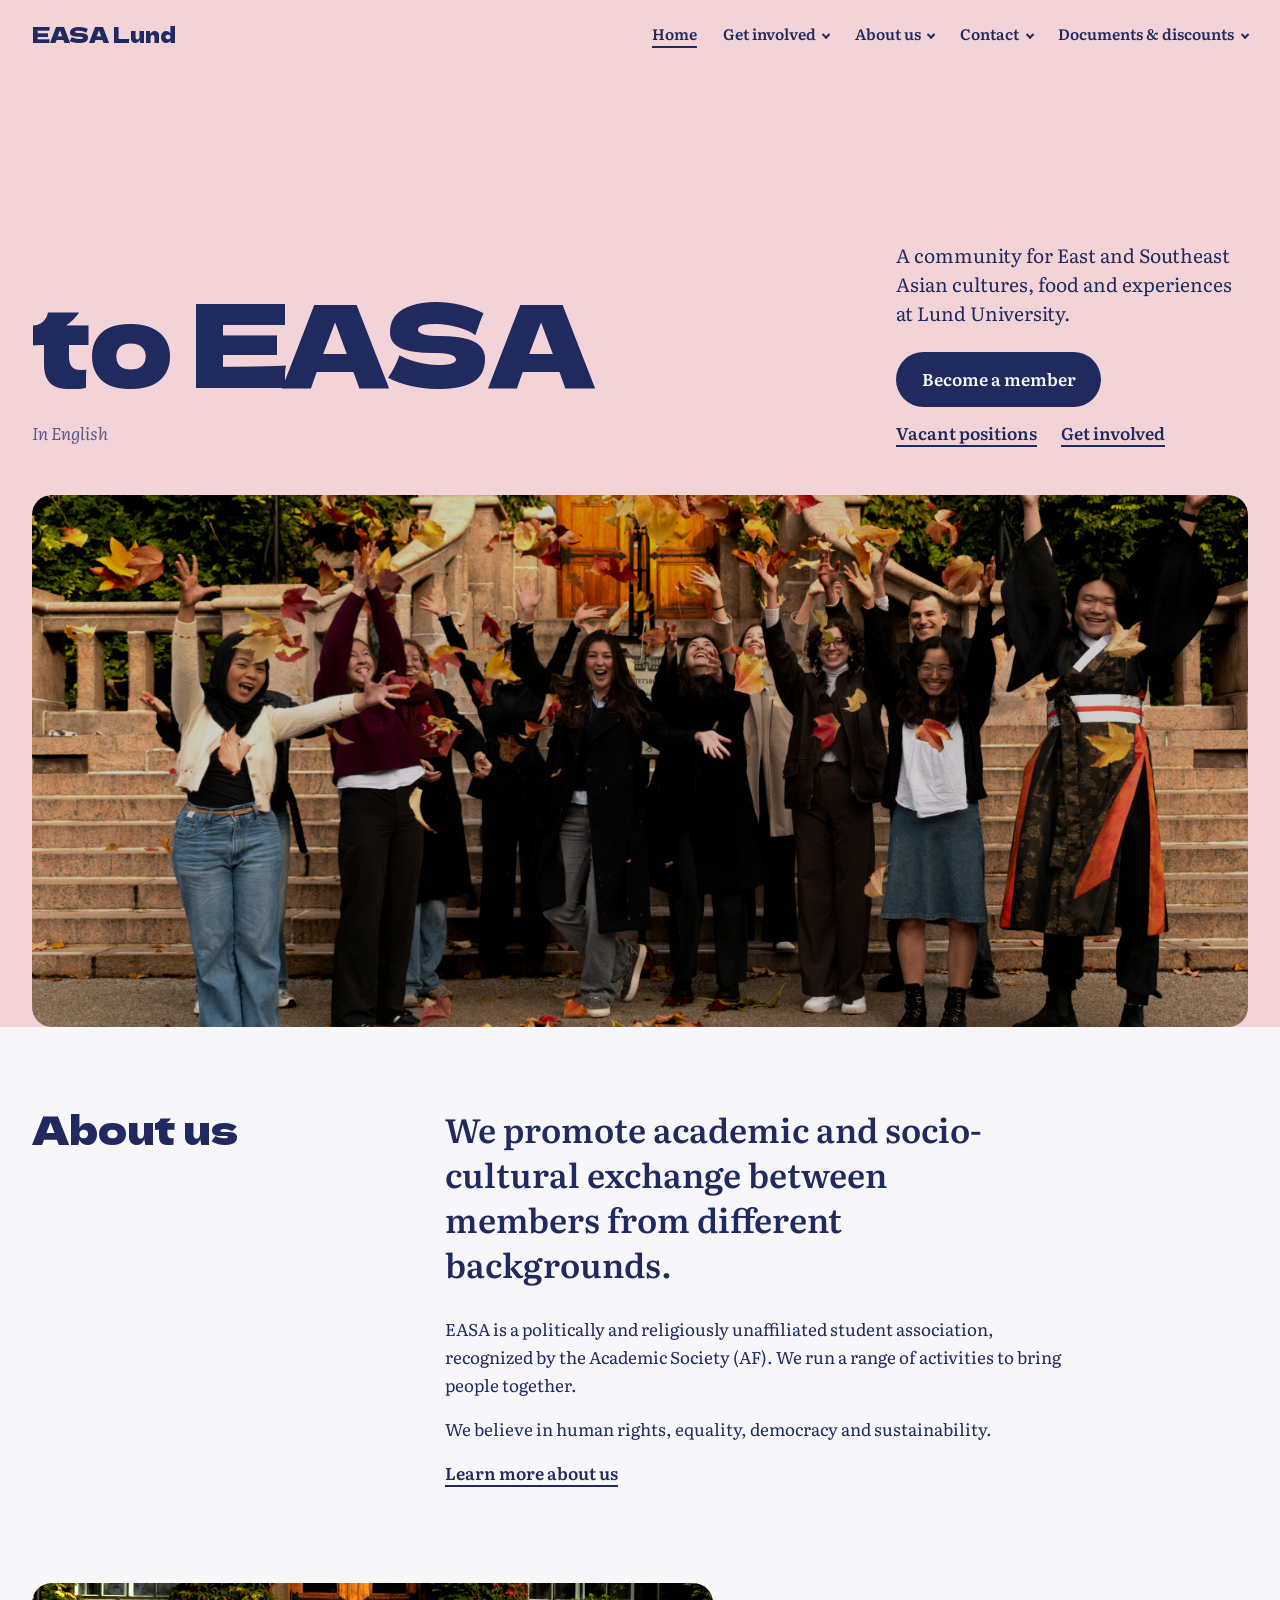
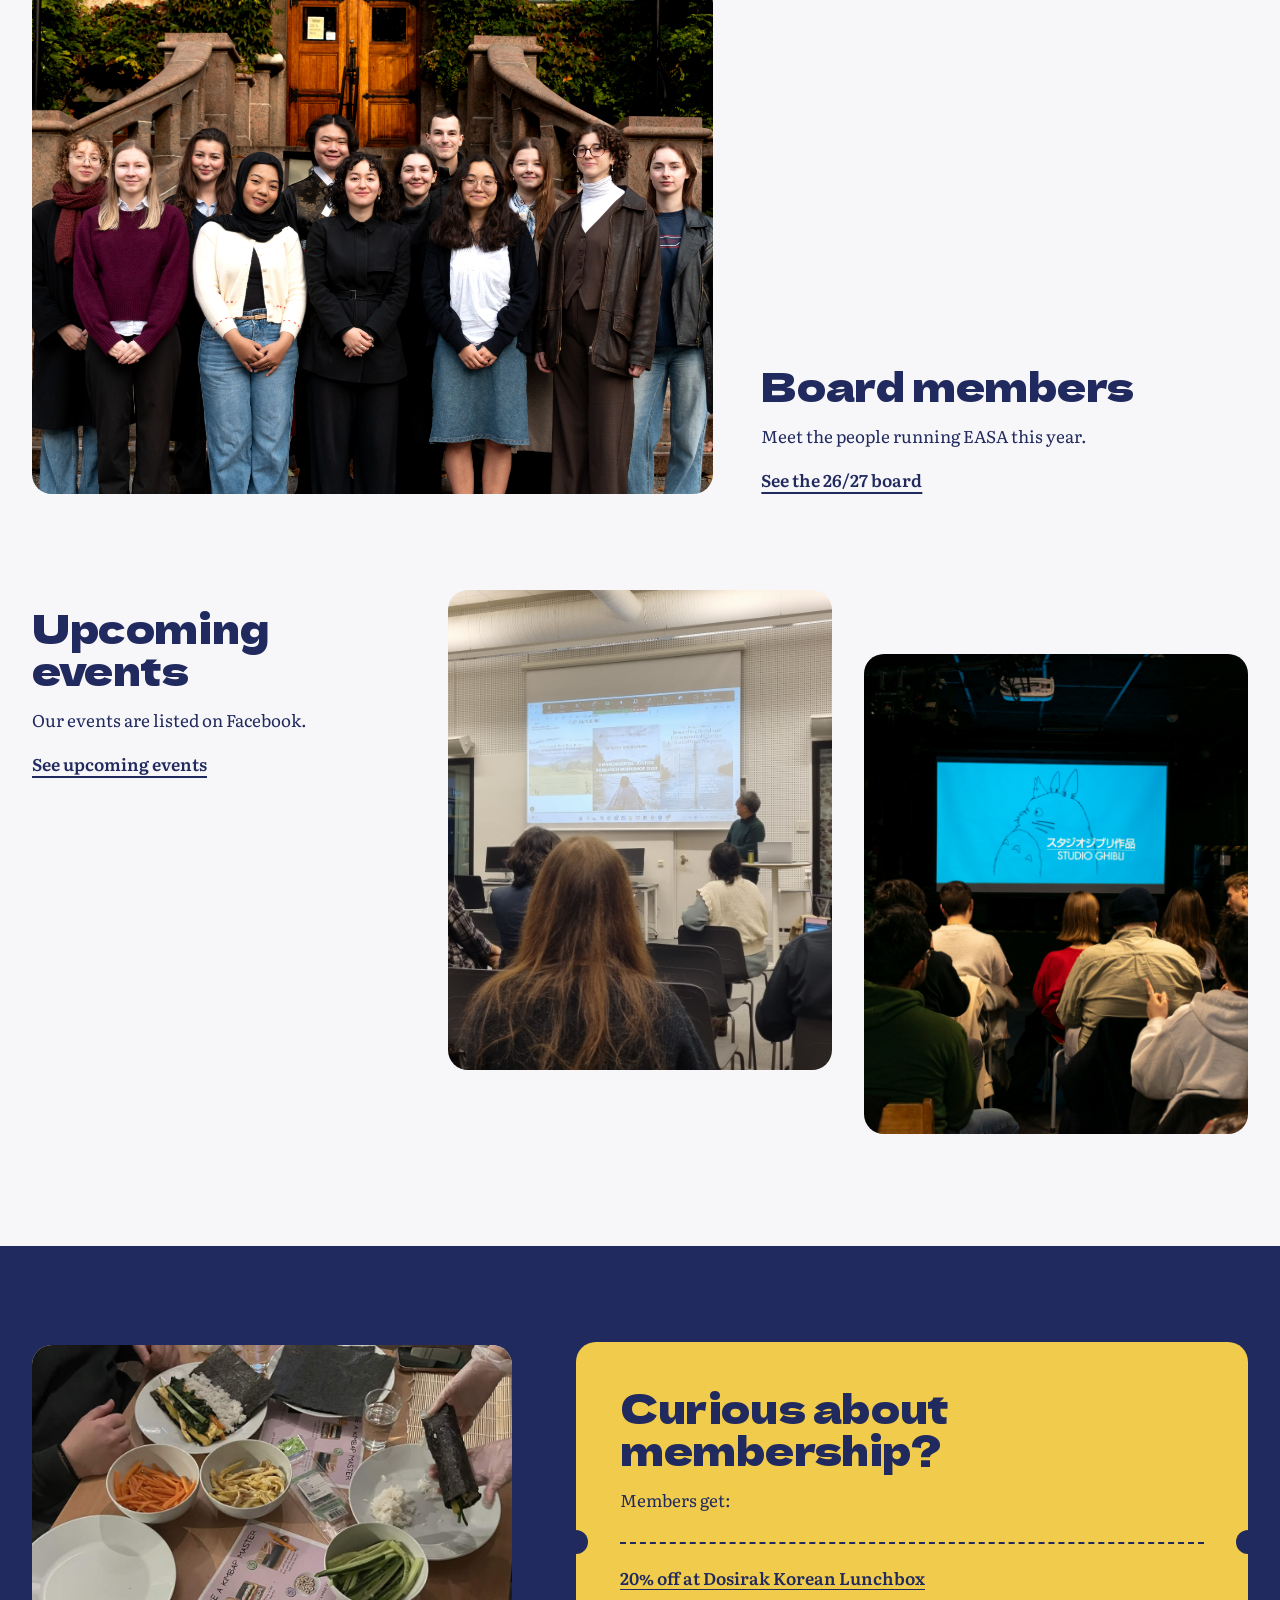
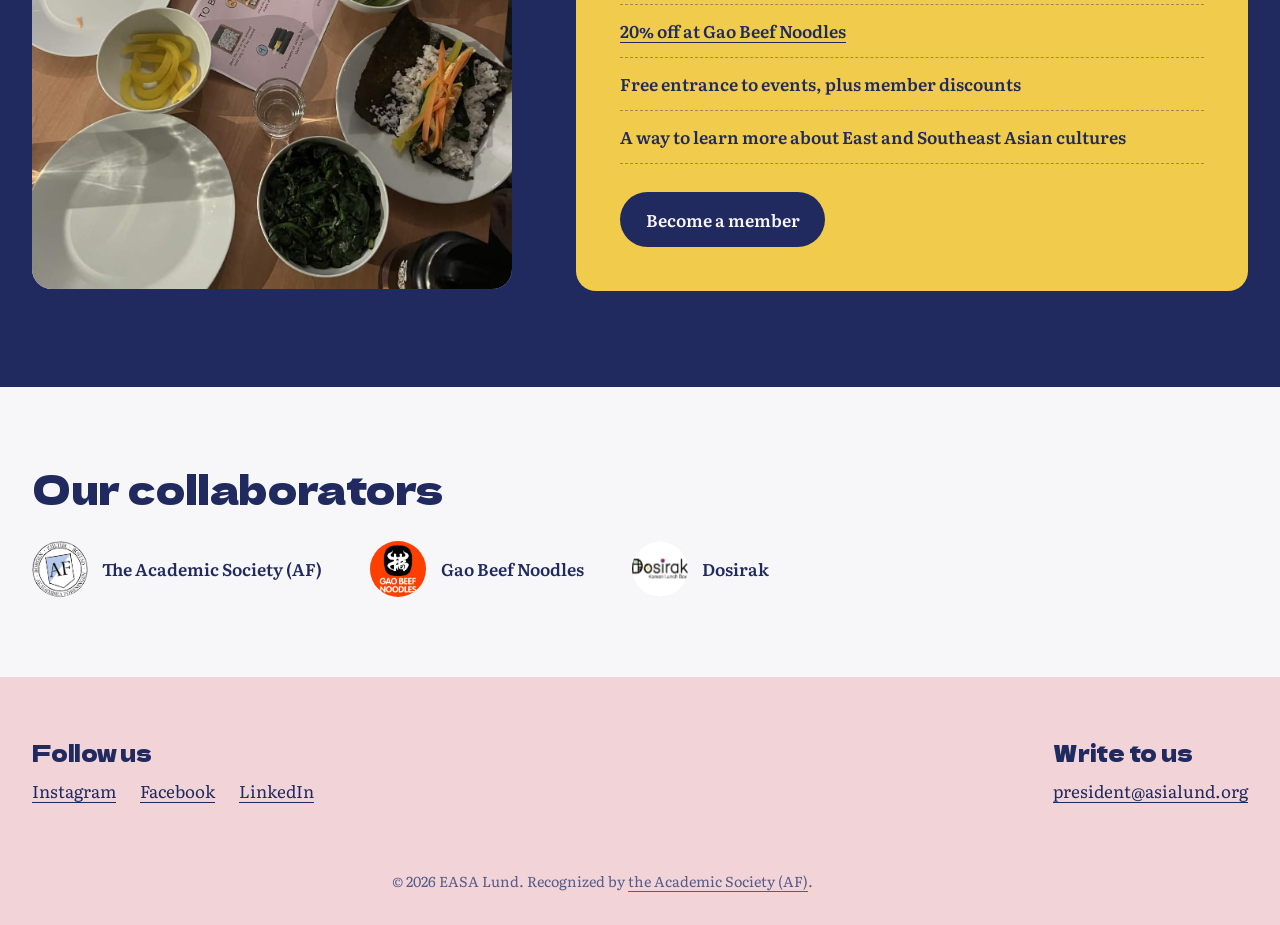
<file: index.html>
<!DOCTYPE html>
<html lang="en">
<head>
<meta charset="utf-8">
<meta name="viewport" content="width=device-width, initial-scale=1">
<title>Home | East Asia Student Association Lund</title>
<meta name="description" content="A community for East and Southeast Asian cultures, food and experiences at Lund University.">
<link rel="preconnect" href="https://fonts.googleapis.com">
<link rel="preconnect" href="https://fonts.gstatic.com" crossorigin>
<link href="https://fonts.googleapis.com/css2?family=Dela+Gothic+One&family=Literata:ital,wght@0,400;0,600;1,400&display=swap" rel="stylesheet">
<link rel="stylesheet" href="src/css/style.css">
</head>
<body>

<header class="site-header">
  <a class="wordmark" href="index.html">EASA Lund</a>
  <button class="menu-toggle" aria-expanded="false" aria-controls="nav">Menu</button>
  <nav id="nav" class="nav" aria-label="Main"><ul><li><a href="index.html" aria-current="page">Home</a></li><li class="has-sub"><button aria-expanded="false">Get involved</button><ul><li><a href="pages/membership.html#join">Become a member</a></li><li><a href="pages/membership.html#being">Being an EASA member</a></li><li><a href="pages/membership.html#active">Get active with EASA</a></li></ul></li><li class="has-sub"><button aria-expanded="false">About us</button><ul><li><a href="pages/about.html">About EASA</a></li><li><a href="pages/about.html#structure">Board structure</a></li><li><a href="pages/about.html#board">The board 2026&ndash;2027</a></li><li><a href="pages/about.html#open">Vacant positions</a></li><li><a href="pages/about.html#video">Promotional video 2020</a></li></ul></li><li class="has-sub"><button aria-expanded="false">Contact</button><ul><li><a href="pages/contact.html">Contact us</a></li><li><a href="pages/contact.html#report">Report or complain</a></li></ul></li><li class="has-sub"><button aria-expanded="false">Documents &amp; discounts</button><ul><li><a href="pages/documents.html#discounts">Member discounts</a></li><li><a href="pages/documents.html#documents">Documents</a></li></ul></li></ul></nav>
</header>

<main>
  <section class="hero">
    <div class="wrap hero-in">
      <div class="hero-title">
        <h1 aria-label="Welcome to EASA">
          <span class="roll" aria-hidden="true"><span class="word" id="word" lang="en">Welcome</span></span>
          <span aria-hidden="true">to EASA</span>
        </h1>
        <p class="said" aria-hidden="true">In <span id="lang">English</span></p>
      </div>
      <div class="hero-side">
        <p>A community for East and Southeast Asian cultures, food and experiences at Lund University.</p>
        <div class="actions">
          <a class="btn" href="pages/membership.html">Become a member</a>
          <a class="link" href="pages/about.html#open">Vacant positions</a>
          <a class="link" href="pages/membership.html#involved">Get involved</a>
        </div>
      </div>
    </div>
    <figure class="wrap hero-photo">
      <img src="/src/assets/images/group-photo.jpg" alt="EASA Lund community photo" width="1600" height="700">
    </figure>
  </section>

  <section class="about wrap">
    <h2>About us</h2>
    <div>
      <p class="lead">We promote academic and socio-cultural exchange between members from different backgrounds.</p>
      <p>EASA is a politically and religiously unaffiliated student association, recognized by the Academic Society (AF). We run a range of activities to bring people together.</p>
      <p>We believe in human rights, equality, democracy and sustainability.</p>
      <a class="link" href="pages/about.html">Learn more about us</a>
    </div>
  </section>

  <section class="community wrap">
    <article class="feature">
      <img src="/src/assets/images/boardgroup1-photo.jpg" alt="The EASA board" width="1000" height="750" loading="lazy">
      <div>
        <h2>Board members</h2>
        <p>Meet the people running EASA this year.</p>
        <a class="link" href="pages/about.html#board">See the 26/27 board</a>
      </div>
    </article>

    <article class="events">
      <div>
        <h2>Upcoming events</h2>
        <p>Our events are listed on Facebook.</p>
        <a class="link" href="https://www.facebook.com/easalund/events/?ref=page_internal">See upcoming events</a>
      </div>
      <img src="/src/assets/images/event1-photo.jpg" alt="Photo from an EASA event" width="700" height="875" loading="lazy">
      <img class="drop" src="/src/assets/images/event2-photo.jpg" alt="EASA movie night" width="700" height="875" loading="lazy">
    </article>

   <!-- <article class="updates">
      <h2>Updates</h2>
      <div>
        <p>News and stories from the association.</p>
        <a class="link" href="index.html#updates">Read the updates</a>
      </div>
    </article> -->
  </section>

  <section class="join">
    <div class="wrap join-in">
      <img src="/src/assets/images/discount-photo.jpg" alt="EASA members" width="800" height="1067" loading="lazy">
      <div class="pass">
        <h2>Curious about membership?</h2>
        <p>Members get:</p>
        <ul>
          <li><a href="https://dosirak.se/">20% off at Dosirak Korean Lunchbox</a></li>
          <li><a href="https://gaobeefnoodles.se/">20% off at Gao Beef Noodles</a></li>
          <li>Free entrance to events, plus member discounts</li>
          <li>A way to learn more about East and Southeast Asian cultures</li>
        </ul>
        <a class="btn" href="pages/membership.html">Become a member</a>
      </div>
    </div>
  </section>

  <section class="partners wrap">
    <h2>Our collaborators</h2>
    <ul>
      <li><a href="https://www.af.lu.se/"><img src="/src/assets/icons/af-logo.png" alt="" width="56" height="56" loading="lazy"><span>The Academic Society (AF)</span></a></li>
      <li><a href="https://gaobeefnoodles.se/"><img src="/src/assets/icons/gaobeef-logo.jpg" alt="" width="56" height="56" loading="lazy"><span>Gao Beef Noodles</span></a></li>
      <li><a href="https://dosirak.se/"><img src="/src/assets/icons/dosirak-logo.png" alt="" width="56" height="56" loading="lazy"><span>Dosirak</span></a></li>
    </ul>
  </section>
</main>

<footer class="site-footer">
  <div class="wrap foot-in">
    <div>
      <h2>Follow us</h2>
      <p class="social">
        <a href="https://www.instagram.com/easa.lund/">Instagram</a>
        <a href="https://www.facebook.com/easalund">Facebook</a>
        <a href="https://www.linkedin.com/company/easa-east-asia-student-association-in-lund/">LinkedIn</a>
      </p>
    </div>
    <div>
      <h2>Write to us</h2>
      <p><a href="mailto:president@asialund.org">president@asialund.org</a></p>
    </div>
  </div>
  <p class="wrap legal">&copy; <span id="year">2026</span> EASA Lund. Recognized by <a href="https://www.af.lu.se/en-home">the Academic Society (AF)</a>.</p>
</footer>

<script src="src/js/home.js"></script>
</body>
</html>
</file>
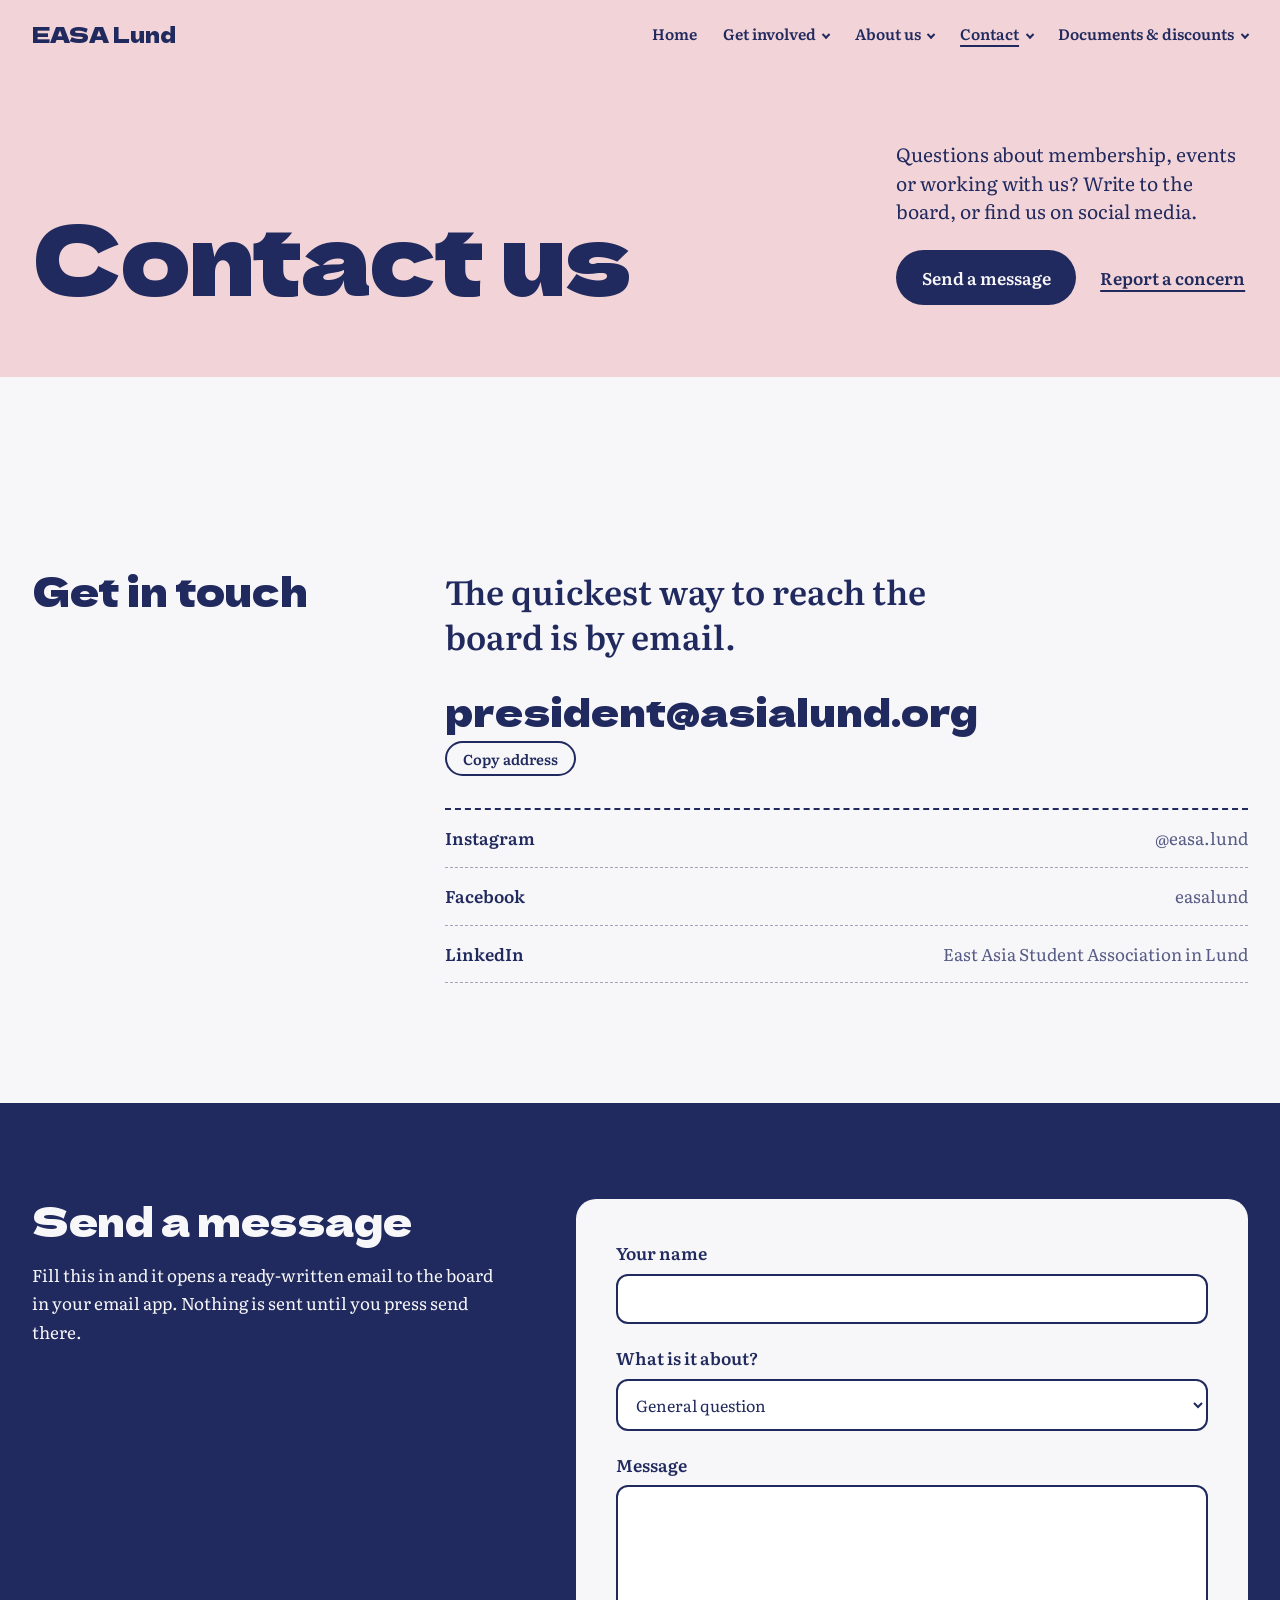
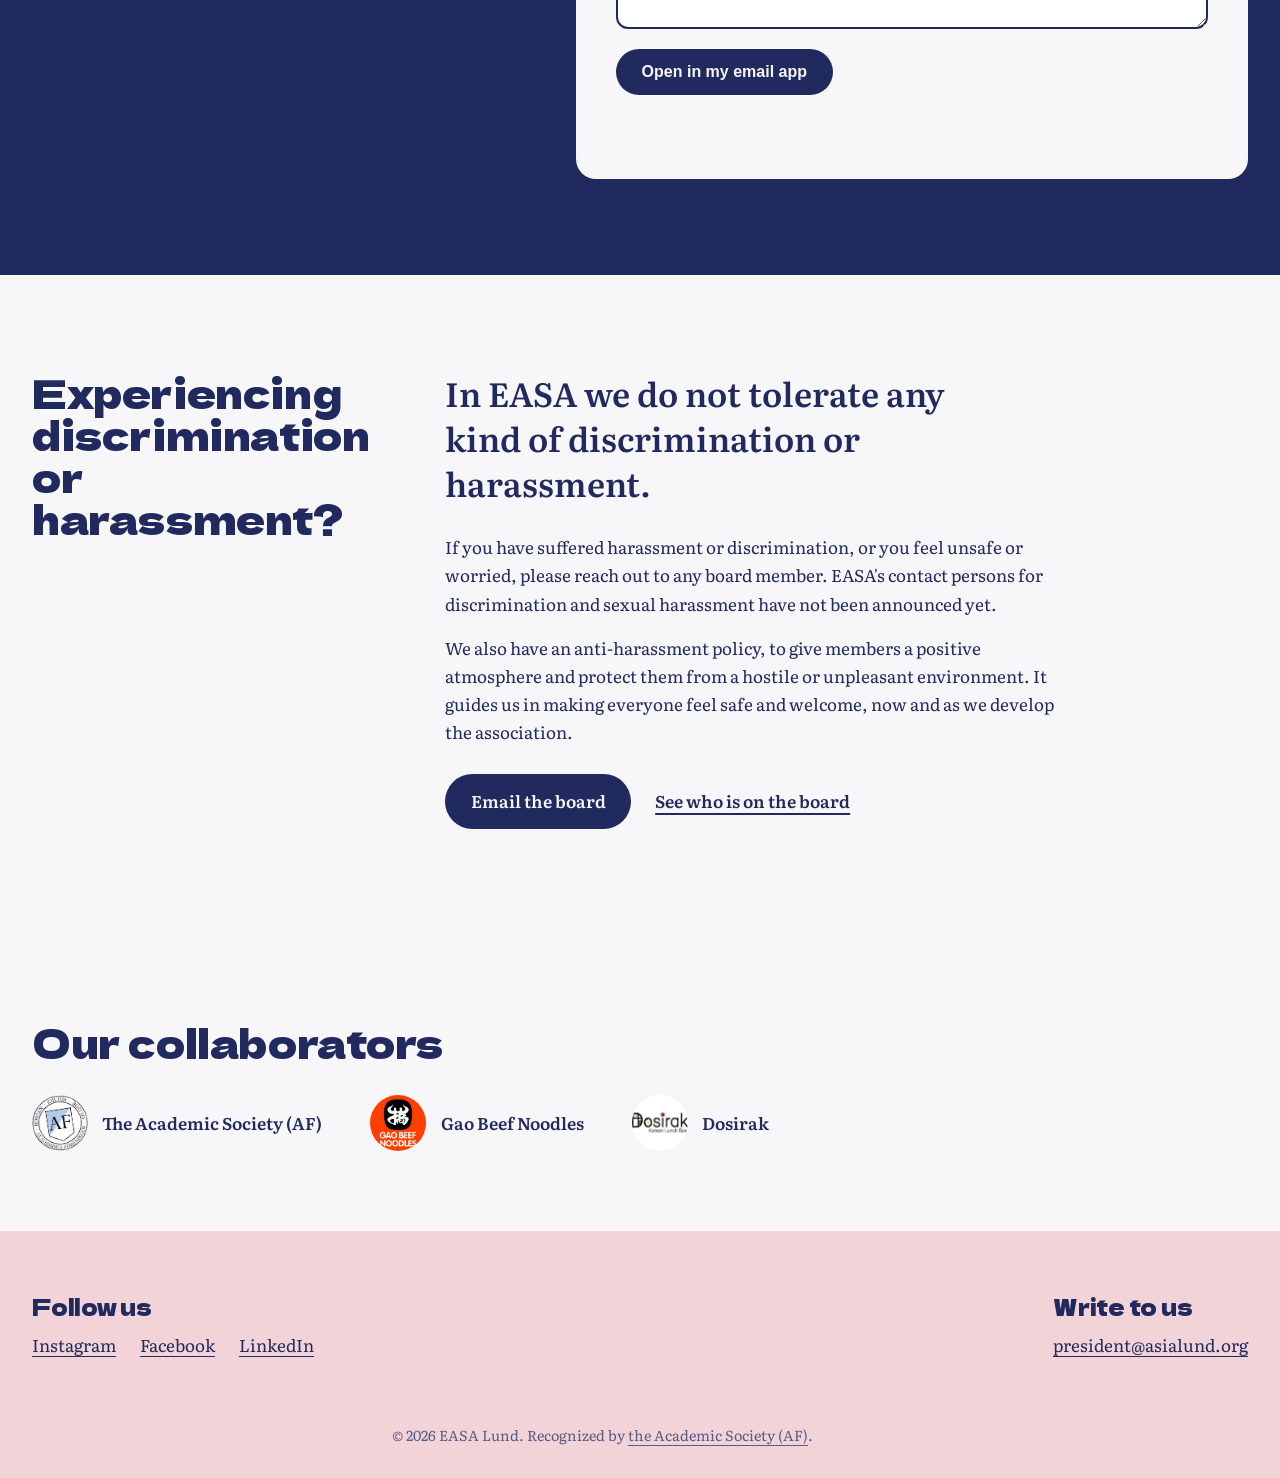
<file: pages/contact.html>
<!DOCTYPE html>
<html lang="en">
<head>
<meta charset="utf-8">
<meta name="viewport" content="width=device-width, initial-scale=1">
<title>Contact us | East Asia Student Association Lund</title>
<meta name="description" content="Get in touch with EASA Lund, or find out what to do if you experience discrimination or harassment.">
<link rel="preconnect" href="https://fonts.googleapis.com">
<link rel="preconnect" href="https://fonts.gstatic.com" crossorigin>
<link href="https://fonts.googleapis.com/css2?family=Dela+Gothic+One&family=Literata:ital,wght@0,400;0,600;1,400&display=swap" rel="stylesheet">
<link rel="stylesheet" href="../src/css/style.css">
</head>
<body>

<header class="site-header">
  <a class="wordmark" href="../index.html">EASA Lund</a>
  <button class="menu-toggle" aria-expanded="false" aria-controls="nav">Menu</button>
  <nav id="nav" class="nav" aria-label="Main"><ul><li><a href="../index.html">Home</a></li><li class="has-sub"><button aria-expanded="false">Get involved</button><ul><li><a href="membership.html#join">Become a member</a></li><li><a href="membership.html#being">Being an EASA member</a></li><li><a href="membership.html#active">Get active with EASA</a></li></ul></li><li class="has-sub"><button aria-expanded="false">About us</button><ul><li><a href="about.html">About EASA</a></li><li><a href="about.html#structure">Board structure</a></li><li><a href="about.html#board">The board 2026&ndash;2027</a></li><li><a href="about.html#open">Vacant positions</a></li><li><a href="about.html#video">Promotional video 2020</a></li></ul></li><li class="has-sub"><button aria-expanded="false" aria-current="page">Contact</button><ul><li><a href="contact.html">Contact us</a></li><li><a href="contact.html#report">Report or complain</a></li></ul></li><li class="has-sub"><button aria-expanded="false">Documents &amp; discounts</button><ul><li><a href="documents.html#discounts">Member discounts</a></li><li><a href="documents.html#documents">Documents</a></li></ul></li></ul></nav>
</header>

<main>
  <section class="hero short">
    <div class="wrap hero-in">
      <h1>Contact us</h1>
      <div class="hero-side">
        <p>Questions about membership, events or working with us? Write to the board, or find us on social media.</p>
        <div class="actions">
          <a class="btn" href="#message">Send a message</a>
          <a class="link" href="#report">Report a concern</a>
        </div>
      </div>
    </div>
  </section>

  <section class="about plain wrap" id="touch">
    <h2>Get in touch</h2>
    <div>
      <p class="lead">The quickest way to reach the board is by email.</p>
      <p class="swish">
        <a class="mail" href="mailto:president@asialund.org">president@asialund.org</a>
        <button class="copy" type="button" data-copy="president@asialund.org">Copy address</button>
      </p>
      <ul class="plist links">
        <li><a href="https://www.instagram.com/easa.lund/"><span>Instagram</span><span>@easa.lund</span></a></li>
        <li><a href="https://www.facebook.com/easalund"><span>Facebook</span><span>easalund</span></a></li>
        <li><a href="https://www.linkedin.com/company/easa-east-asia-student-association-in-lund/"><span>LinkedIn</span><span>East Asia Student Association in Lund</span></a></li>
      </ul>
    </div>
  </section>

  <section class="write" id="message">
    <div class="wrap write-in">
      <div>
        <h2>Send a message</h2>
        <p>Fill this in and it opens a ready-written email to the board in your email app. Nothing is sent until you press send there.</p>
      </div>
      <form class="touch-form" id="contact-form" novalidate>
        <label>Your name
          <input type="text" name="name" autocomplete="name" required>
        </label>
        <label>What is it about?
          <select name="topic">
            <option>General question</option>
            <option>Membership</option>
            <option>Events</option>
            <option>Working with EASA</option>
            <option>Joining the board or a committee</option>
            <option>Something else</option>
          </select>
        </label>
        <label>Message
          <textarea name="message" required></textarea>
        </label>
        <button class="btn" type="submit">Open in my email app</button>
        <p class="form-status" id="form-status" role="status" aria-live="polite"></p>
      </form>
    </div>
  </section>

  <section class="about plain wrap" id="report">
    <h2>Experiencing discrimination or harassment?</h2>
    <div>
      <p class="lead">In EASA we do not tolerate any kind of discrimination or harassment.</p>
      <p>If you have suffered harassment or discrimination, or you feel unsafe or worried, please reach out to any board member. EASA's contact persons for discrimination and sexual harassment have not been announced yet.</p>
      <p>We also have an anti-harassment policy, to give members a positive atmosphere and protect them from a hostile or unpleasant environment. It guides us in making everyone feel safe and welcome, now and as we develop the association.</p>
      <p class="actions">
        <a class="btn" href="mailto:president@asialund.org?subject=Report">Email the board</a>
        <a class="link" href="about.html#board">See who is on the board</a>
      </p>
    </div>
  </section>

  <section class="partners wrap">
    <h2>Our collaborators</h2>
    <ul>
      <li><a href="https://www.af.lu.se/"><img src="/src/assets/icons/af-logo.png" alt="" width="56" height="56" loading="lazy"><span>The Academic Society (AF)</span></a></li>
      <li><a href="https://gaobeefnoodles.se/"><img src="/src/assets/icons/gaobeef-logo.jpg" alt="" width="56" height="56" loading="lazy"><span>Gao Beef Noodles</span></a></li>
      <li><a href="https://dosirak.se/"><img src="/src/assets/icons/dosirak-logo.png" alt="" width="56" height="56" loading="lazy"><span>Dosirak</span></a></li>
    </ul>
  </section>
</main>

<footer class="site-footer">
  <div class="wrap foot-in">
    <div>
      <h2>Follow us</h2>
      <p class="social">
        <a href="https://www.instagram.com/easa.lund/">Instagram</a>
        <a href="https://www.facebook.com/easalund">Facebook</a>
        <a href="https://www.linkedin.com/company/easa-east-asia-student-association-in-lund/">LinkedIn</a>
      </p>
    </div>
    <div>
      <h2>Write to us</h2>
      <p><a href="mailto:president@asialund.org">president@asialund.org</a></p>
    </div>
  </div>
  <p class="wrap legal">&copy; <span id="year">2026</span> EASA Lund. Recognized by <a href="https://www.af.lu.se/en-home">the Academic Society (AF)</a>.</p>
</footer>

<script src="../src/js/contact.js"></script>
</body>
</html>
</file>
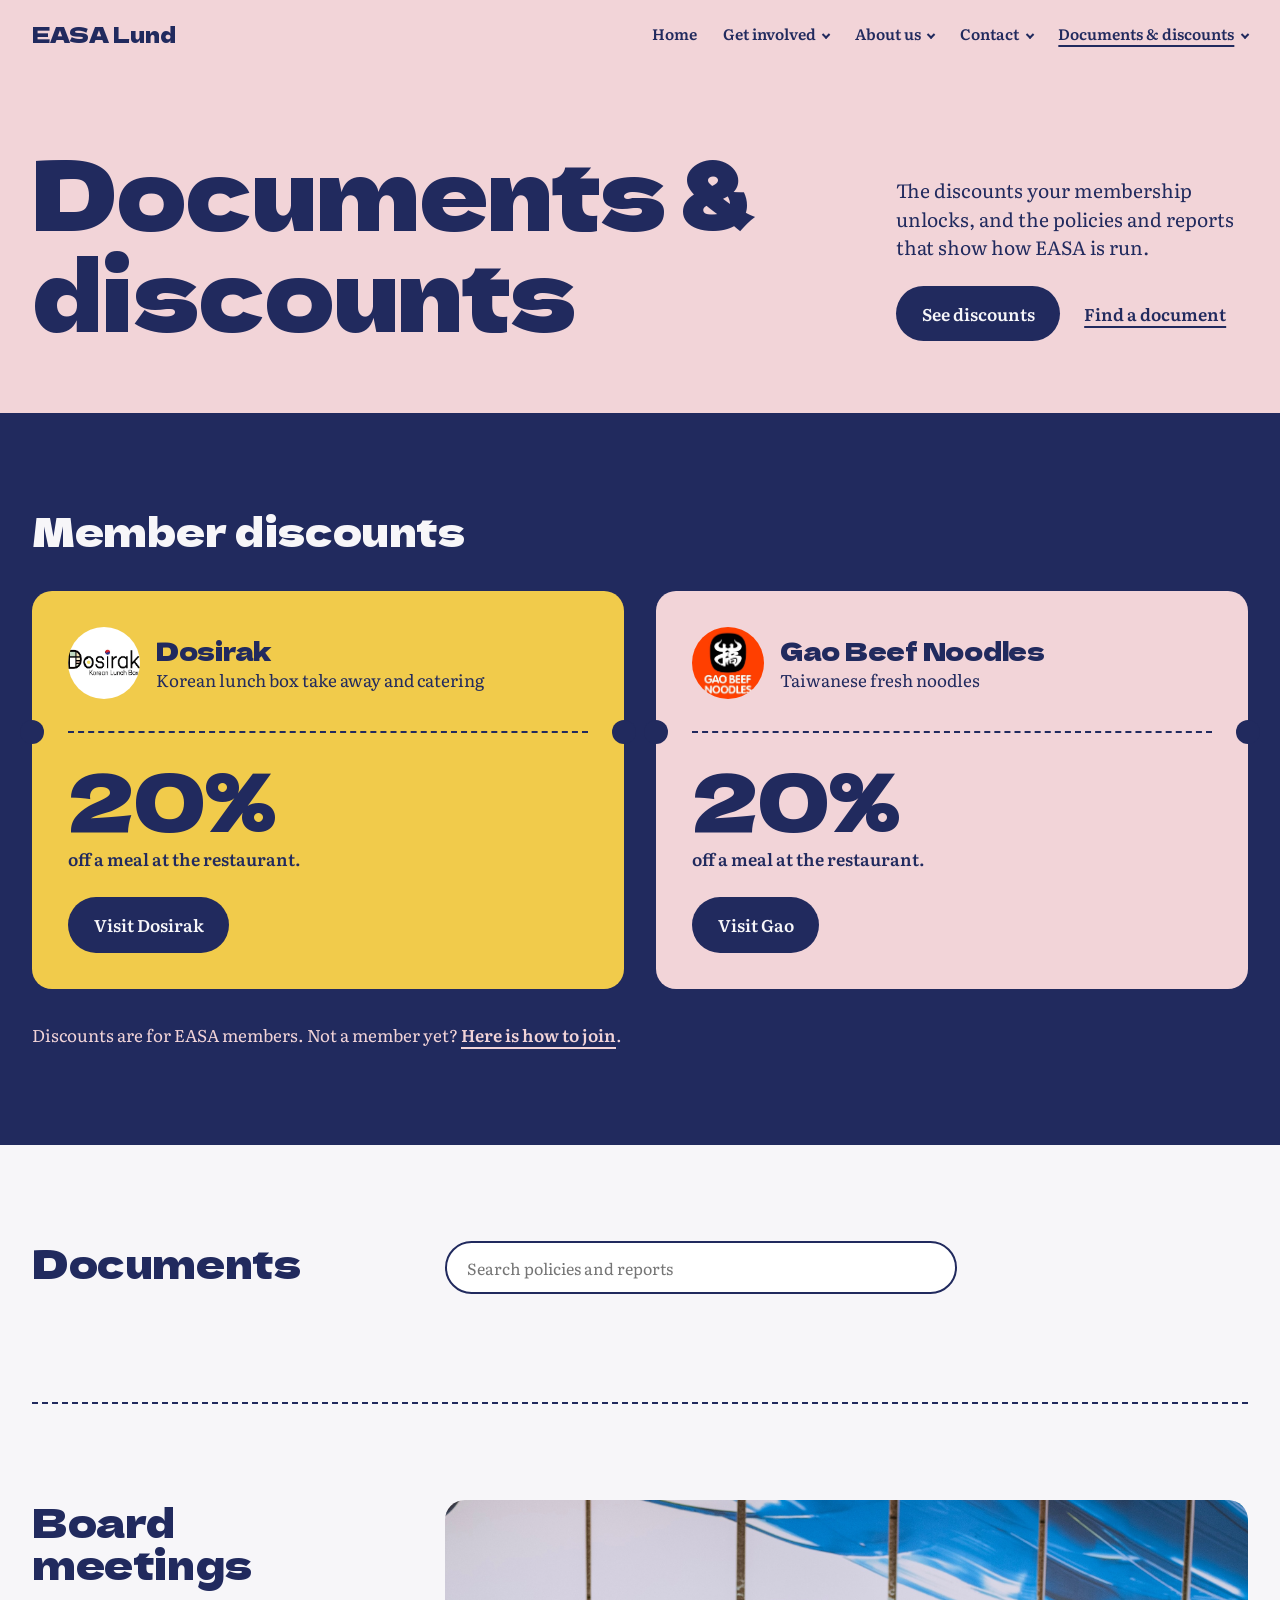
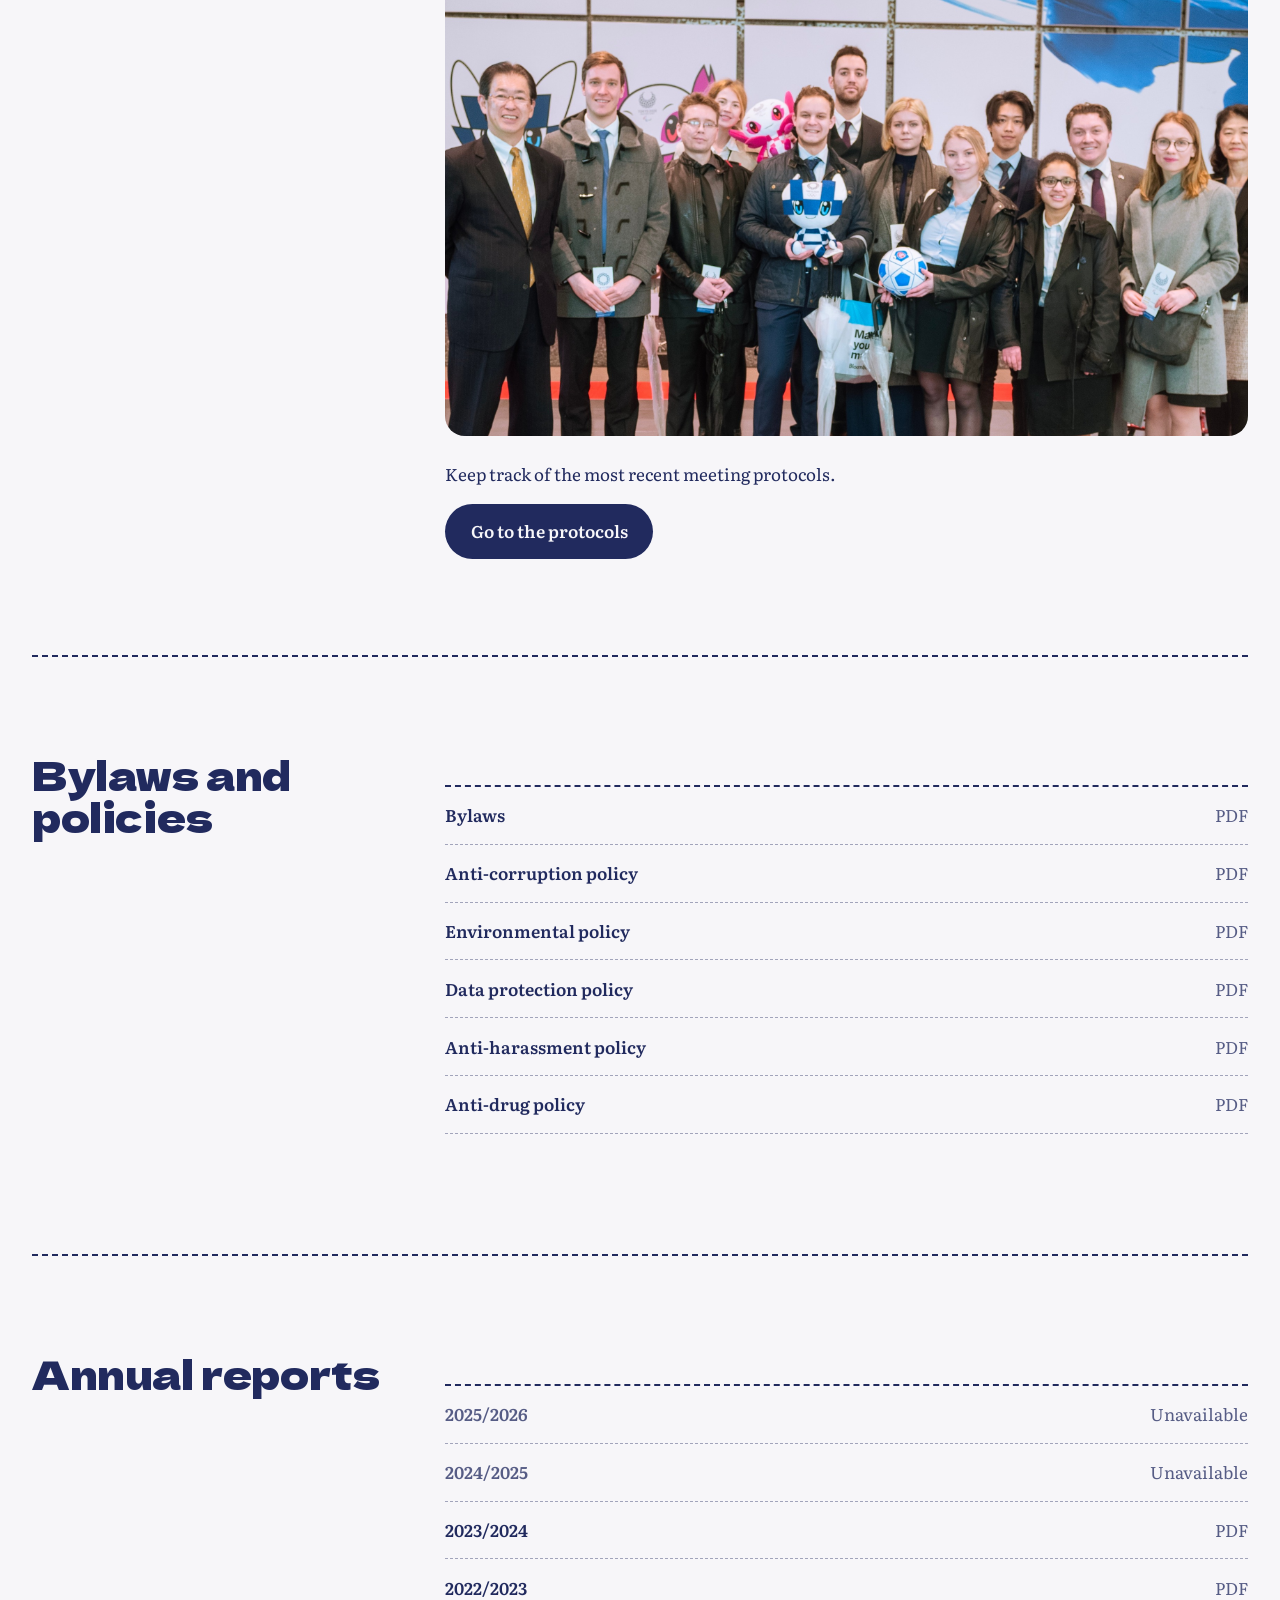
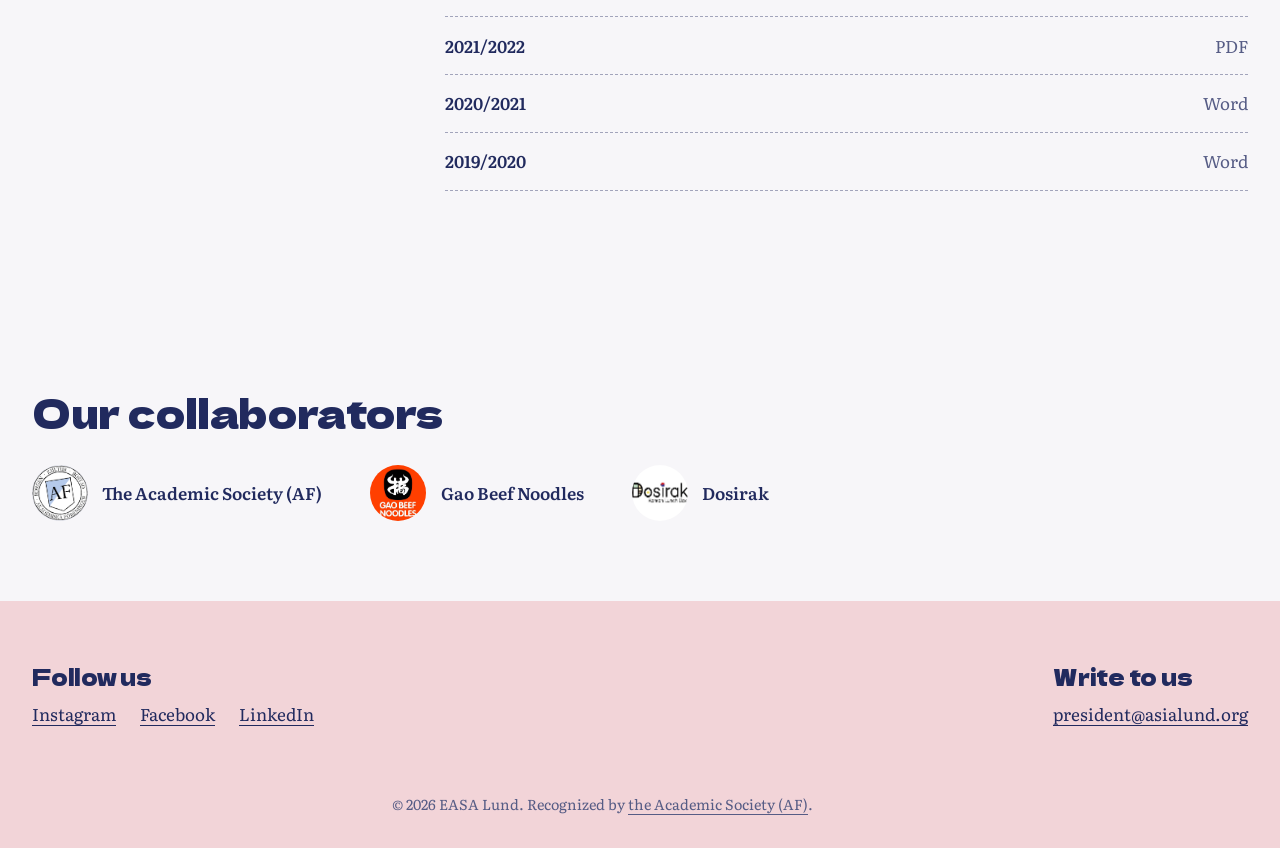
<file: pages/documents.html>
<!DOCTYPE html>
<html lang="en">
<head>
<meta charset="utf-8">
<meta name="viewport" content="width=device-width, initial-scale=1">
<title>Documents &amp; discounts | East Asia Student Association Lund</title>
<meta name="description" content="EASA Lund member discounts, plus our bylaws, policies, board meeting protocols and annual reports.">
<link rel="preconnect" href="https://fonts.googleapis.com">
<link rel="preconnect" href="https://fonts.gstatic.com" crossorigin>
<link href="https://fonts.googleapis.com/css2?family=Dela+Gothic+One&family=Literata:ital,wght@0,400;0,600;1,400&display=swap" rel="stylesheet">
<link rel="stylesheet" href="../src/css/style.css">
</head>
<body>

<header class="site-header">
  <a class="wordmark" href="../index.html">EASA Lund</a>
  <button class="menu-toggle" aria-expanded="false" aria-controls="nav">Menu</button>
  <nav id="nav" class="nav" aria-label="Main"><ul><li><a href="../index.html">Home</a></li><li class="has-sub"><button aria-expanded="false">Get involved</button><ul><li><a href="membership.html#join">Become a member</a></li><li><a href="membership.html#being">Being an EASA member</a></li><li><a href="membership.html#active">Get active with EASA</a></li></ul></li><li class="has-sub"><button aria-expanded="false">About us</button><ul><li><a href="about.html">About EASA</a></li><li><a href="about.html#structure">Board structure</a></li><li><a href="about.html#board">The board 2026&ndash;2027</a></li><li><a href="about.html#open">Vacant positions</a></li><li><a href="about.html#video">Promotional video 2020</a></li></ul></li><li class="has-sub"><button aria-expanded="false">Contact</button><ul><li><a href="contact.html">Contact us</a></li><li><a href="contact.html#report">Report or complain</a></li></ul></li><li class="has-sub"><button aria-expanded="false" aria-current="page">Documents &amp; discounts</button><ul><li><a href="documents.html#discounts">Member discounts</a></li><li><a href="documents.html#documents">Documents</a></li></ul></li></ul></nav>
</header>

<main>
  <section class="hero short">
    <div class="wrap hero-in">
      <h1>Documents &amp; discounts</h1>
      <div class="hero-side">
        <p>The discounts your membership unlocks, and the policies and reports that show how EASA is run.</p>
        <div class="actions">
          <a class="btn" href="#discounts">See discounts</a>
          <a class="link" href="#documents">Find a document</a>
        </div>
      </div>
    </div>
  </section>

  <section class="deals" id="discounts">
    <div class="wrap">
      <h2>Member discounts</h2>
      <div class="deals-in">
        <article class="ticket">
          <div class="head">
            <img src="/src/assets/icons/dosirak-logo.png" alt="" width="72" height="72" loading="lazy">
            <div>
              <h3>Dosirak</h3>
              <p>Korean lunch box take away and catering</p>
            </div>
          </div>
          <div class="stub">
            <span class="off">20%</span>
            <p>off a meal at the restaurant.</p>
            <a class="btn" href="https://dosirak.se/">Visit Dosirak</a>
          </div>
        </article>

        <article class="ticket alt">
          <div class="head">
            <img src="/src/assets/icons/gaobeef-logo.jpg" alt="" width="72" height="72" loading="lazy">
            <div>
              <h3>Gao Beef Noodles</h3>
              <p>Taiwanese fresh noodles</p>
            </div>
          </div>
          <div class="stub">
            <span class="off">20%</span>
            <p>off a meal at the restaurant.</p>
            <a class="btn" href="https://gaobeefnoodles.se/">Visit Gao</a>
          </div>
        </article>
      </div>
      <p class="deals-note">Discounts are for EASA members. Not a member yet? <a class="link" href="membership.html#join">Here is how to join</a>.</p>
    </div>
  </section>

  <section class="about plain wrap finder" id="documents">
    <h2>Documents</h2>
    <div>
      <label class="finder-box">
        <span class="sr">Search documents</span>
        <input type="search" id="doc-filter" placeholder="Search policies and reports" autocomplete="off">
      </label>
      <p class="finder-status" id="doc-status" role="status" aria-live="polite"></p>
    </div>
  </section>

  <section class="about plain wrap doc-sec">
    <h2>Board meetings</h2>
    <div data-doc="board meetings protocols minutes">
      <img class="ph-wide" src="/src/assets/images/event3-photo.jpg" alt="EASA board meeting" width="980" height="649" loading="lazy">
      <p>Keep track of the most recent meeting protocols.</p>
      <a class="btn" href="https://drive.google.com/drive/u/3/folders/1EFTWyXRORZkmhIG47ZgS5gOXwC_Onr5C">Go to the protocols</a>
    </div>
  </section>

  <section class="about plain wrap doc-sec">
    <h2>Bylaws and policies</h2>
    <div>
      <ul class="plist links">
        <li data-doc="bylaws statutes"><a href="../src/assets/documents/bylaws.pdf"><span>Bylaws</span><span>PDF</span></a></li>
        <li data-doc="policy"><a href="../src/assets/documents/anti-corruption-policy.pdf"><span>Anti-corruption policy</span><span>PDF</span></a></li>
        <li data-doc="policy"><a href="../src/assets/documents/environmental-policy.pdf"><span>Environmental policy</span><span>PDF</span></a></li>
        <li data-doc="policy privacy gdpr"><a href="../src/assets/documents/data-protection-policy.pdf"><span>Data protection policy</span><span>PDF</span></a></li>
        <li data-doc="policy discrimination"><a href="../src/assets/documents/anti-harassment-policy.pdf"><span>Anti-harassment policy</span><span>PDF</span></a></li>
        <li data-doc="policy"><a href="../src/assets/documents/anti-drug-policy.pdf"><span>Anti-drug policy</span><span>PDF</span></a></li>
      </ul>
    </div>
  </section>

  <section class="about plain wrap doc-sec">
    <h2>Annual reports</h2>
    <div>
      <ul class="plist links">
        <li data-doc="annual report"><a aria-disabled="true" aria-label="2025/2026 annual report unavailable"><span>2025/2026</span><span>Unavailable</span></a></li>
        <li data-doc="annual report"><a aria-disabled="true" aria-label="2024/2025 annual report unavailable"><span>2024/2025</span><span>Unavailable</span></a></li>
        <li data-doc="annual report"><a href="../src/assets/documents/annual-report-23-24.pdf"><span>2023/2024</span><span>PDF</span></a></li>
        <li data-doc="annual report"><a href="../src/assets/documents/annual-report-22-23.pdf"><span>2022/2023</span><span>PDF</span></a></li>
        <li data-doc="annual report"><a href="../src/assets/documents/annual-report-21-22.pdf"><span>2021/2022</span><span>PDF</span></a></li>
        <li data-doc="annual report"><a href="../src/assets/documents/annual-report-20-21.docx"><span>2020/2021</span><span>Word</span></a></li>
        <li data-doc="annual report"><a href="../src/assets/documents/annual-report-19-20.docx"><span>2019/2020</span><span>Word</span></a></li>
      </ul>
    </div>
  </section>

  <section class="partners wrap">
    <h2>Our collaborators</h2>
    <ul>
      <li><a href="https://www.af.lu.se/"><img src="/src/assets/icons/af-logo.png" alt="" width="56" height="56" loading="lazy"><span>The Academic Society (AF)</span></a></li>
      <li><a href="https://gaobeefnoodles.se/"><img src="/src/assets/icons/gaobeef-logo.jpg" alt="" width="56" height="56" loading="lazy"><span>Gao Beef Noodles</span></a></li>
      <li><a href="https://dosirak.se/"><img src="/src/assets/icons/dosirak-logo.png" alt="" width="56" height="56" loading="lazy"><span>Dosirak</span></a></li>
    </ul>
  </section>
</main>

<footer class="site-footer">
  <div class="wrap foot-in">
    <div>
      <h2>Follow us</h2>
      <p class="social">
        <a href="https://www.instagram.com/easa.lund/">Instagram</a>
        <a href="https://www.facebook.com/easalund">Facebook</a>
        <a href="https://www.linkedin.com/company/easa-east-asia-student-association-in-lund/">LinkedIn</a>
      </p>
    </div>
    <div>
      <h2>Write to us</h2>
      <p><a href="mailto:president@asialund.org">president@asialund.org</a></p>
    </div>
  </div>
  <p class="wrap legal">&copy; <span id="year">2026</span> EASA Lund. Recognized by <a href="https://www.af.lu.se/en-home">the Academic Society (AF)</a>.</p>
</footer>

<script src="../src/js/documents.js"></script>
</body>
</html>
</file>
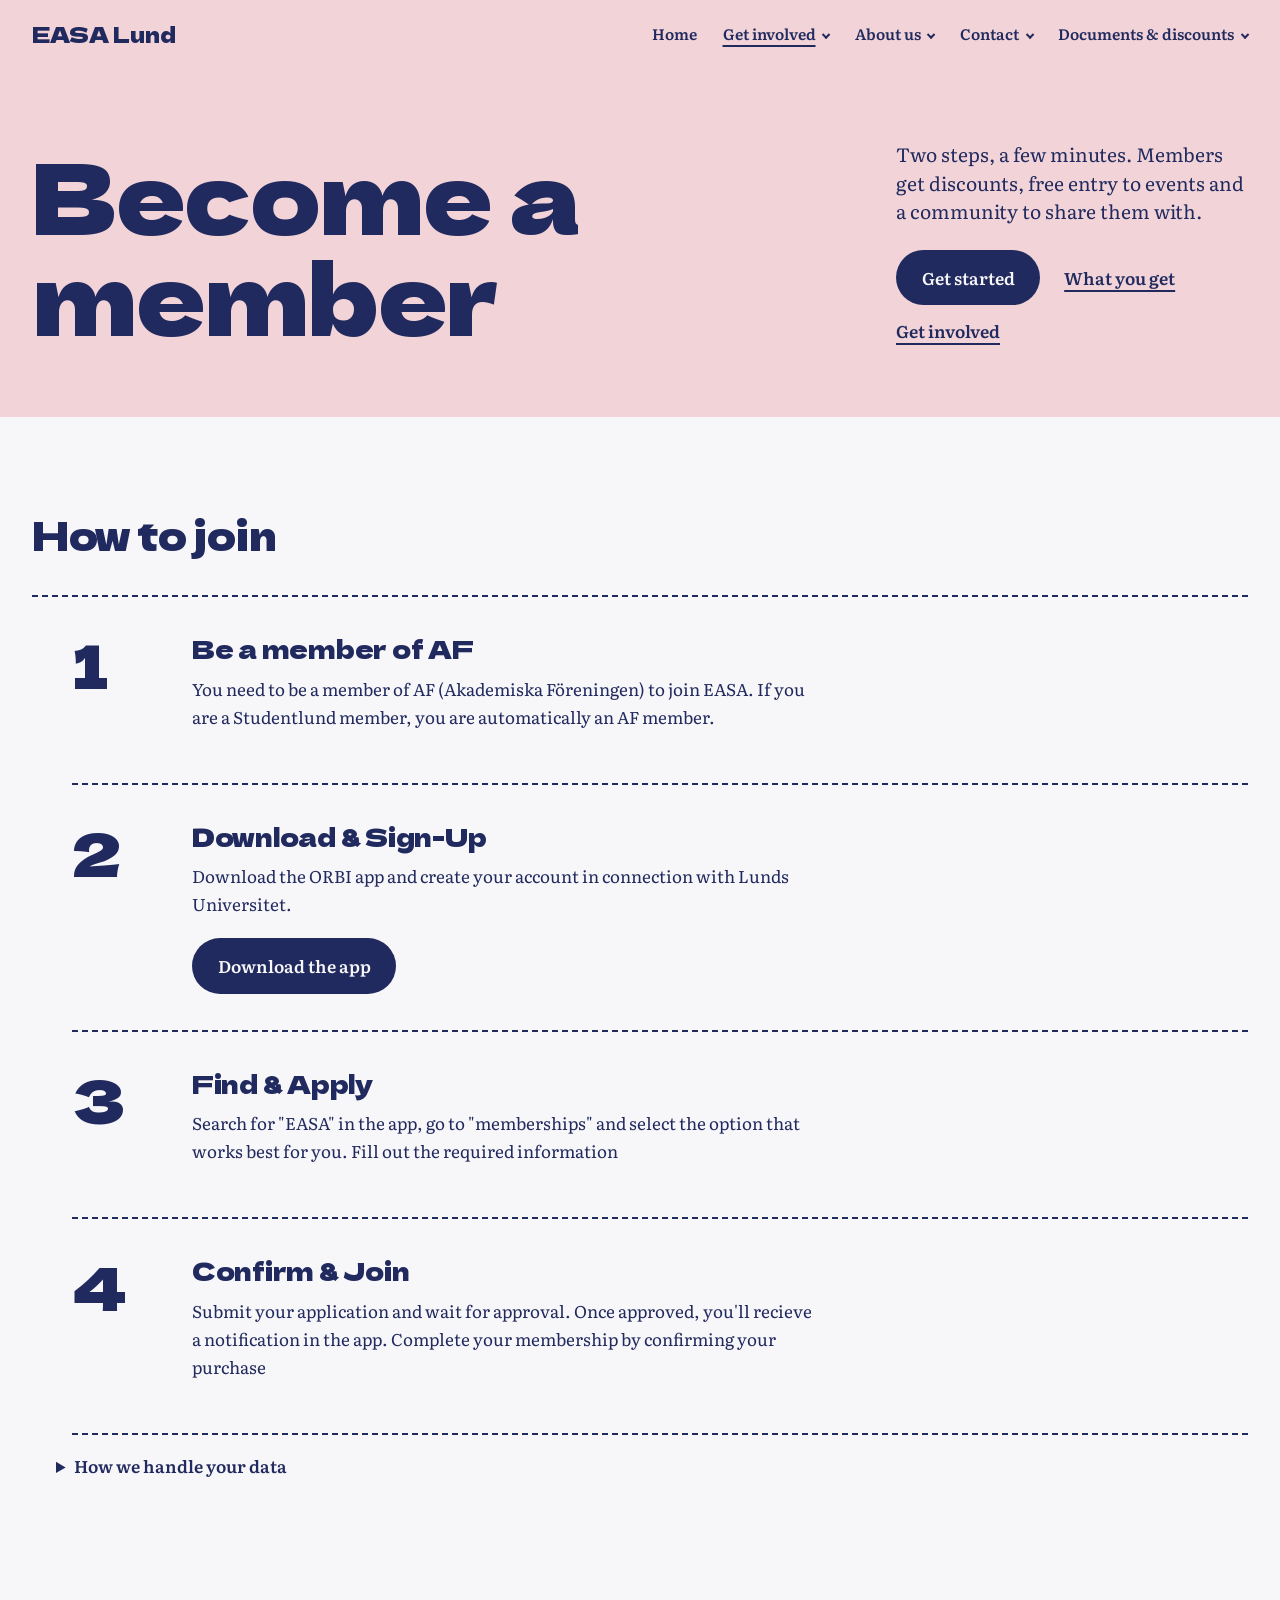
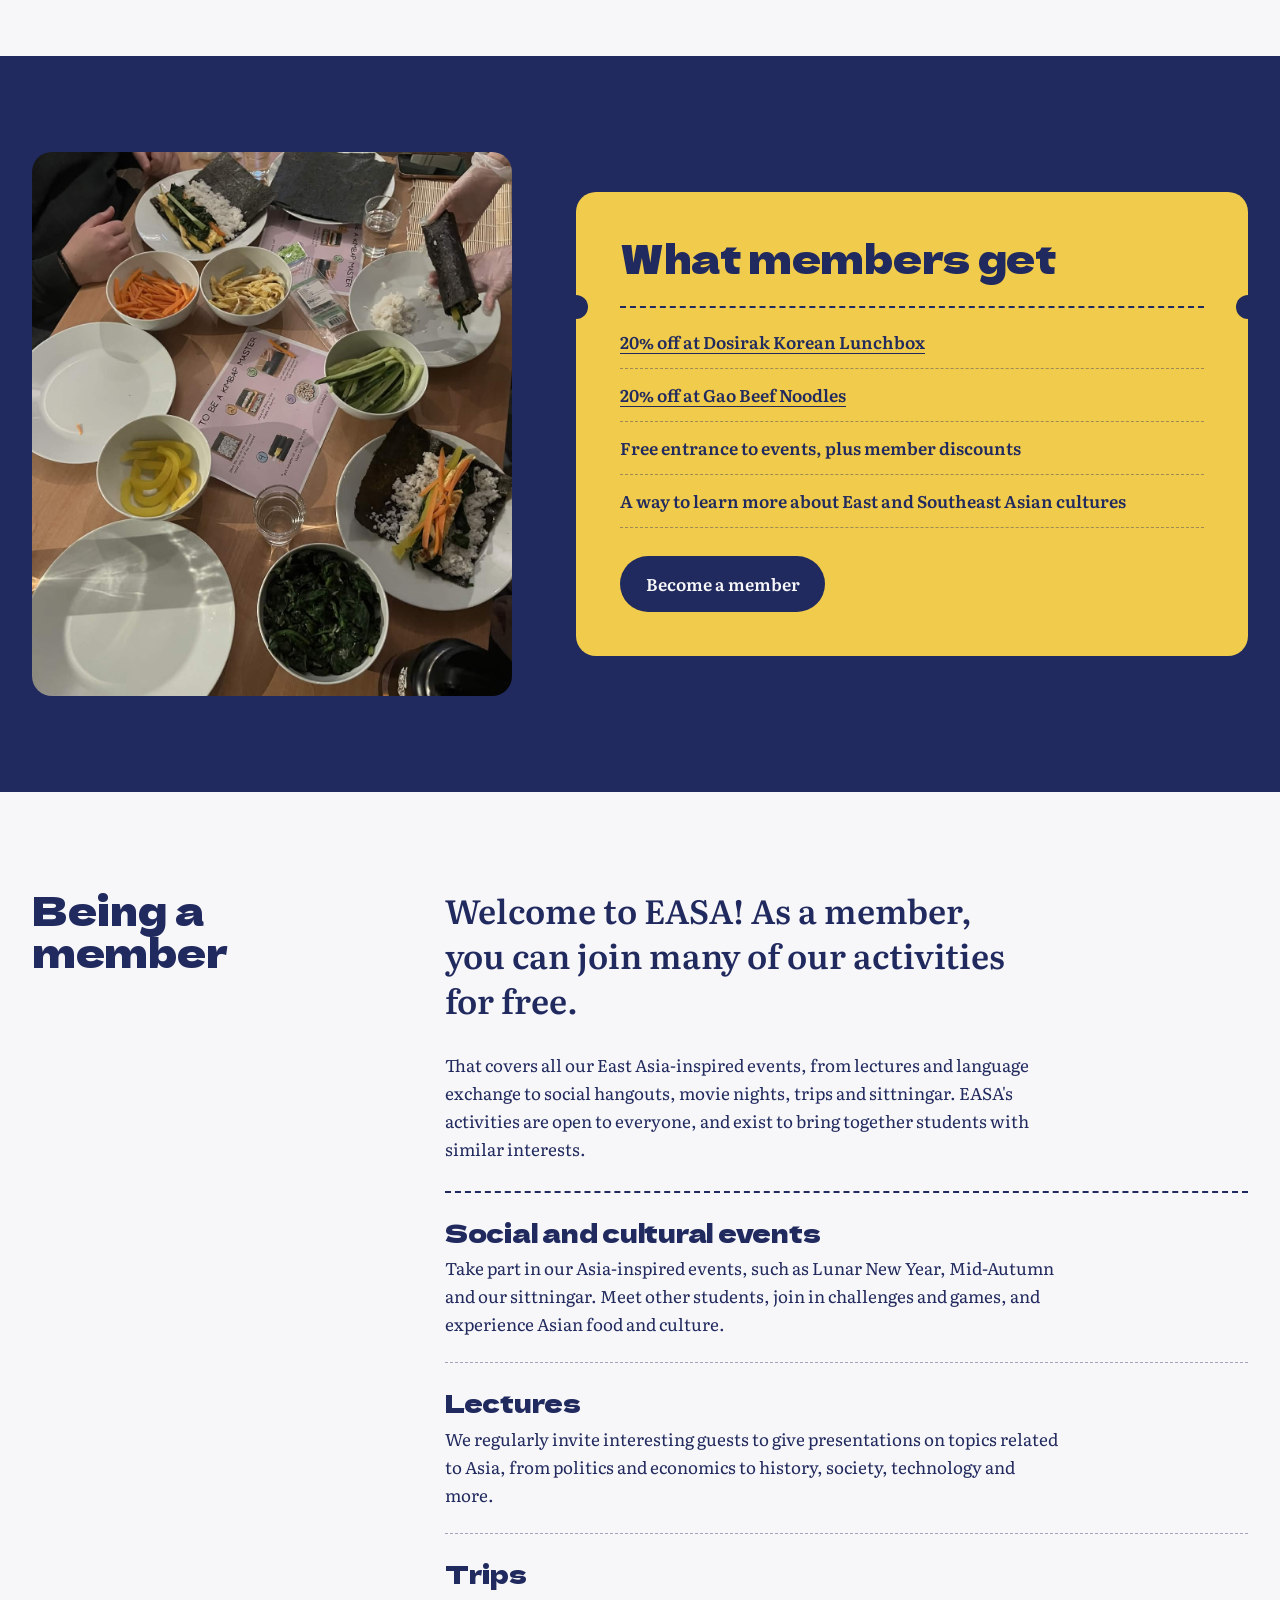
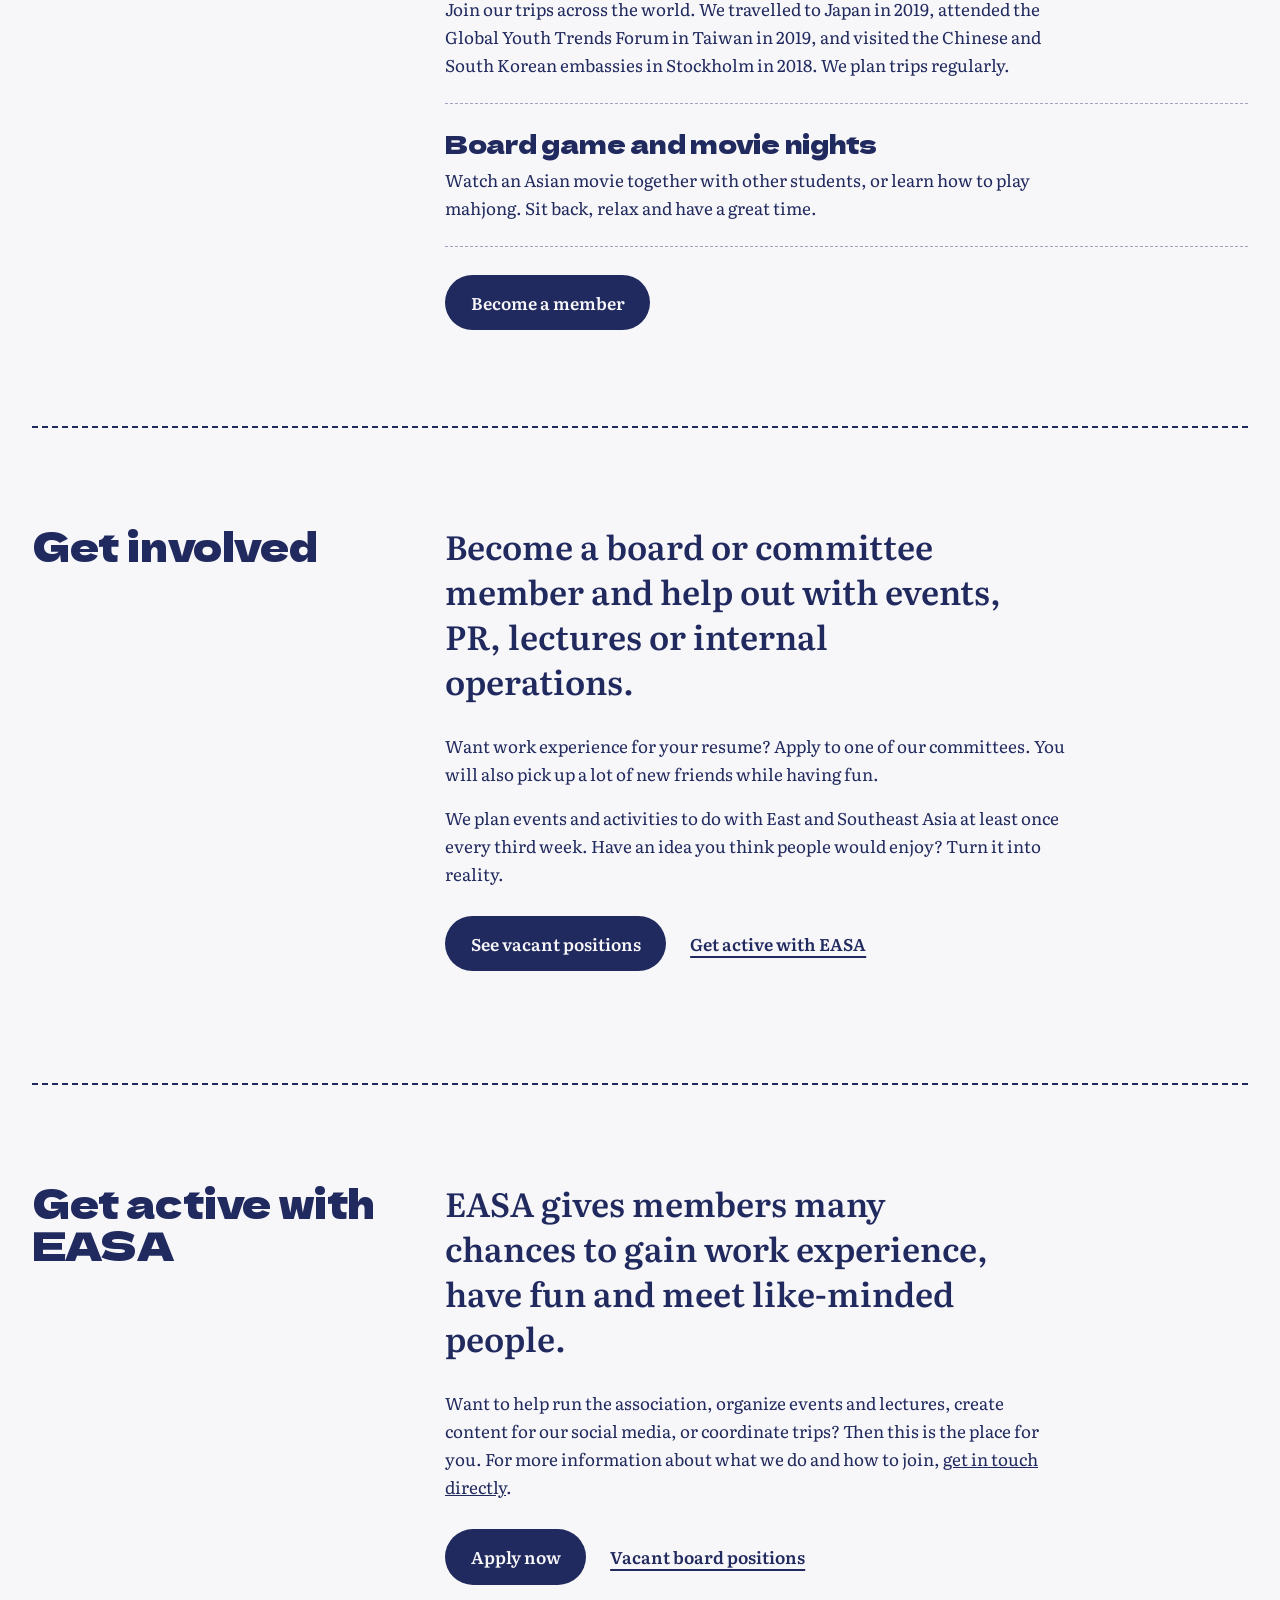
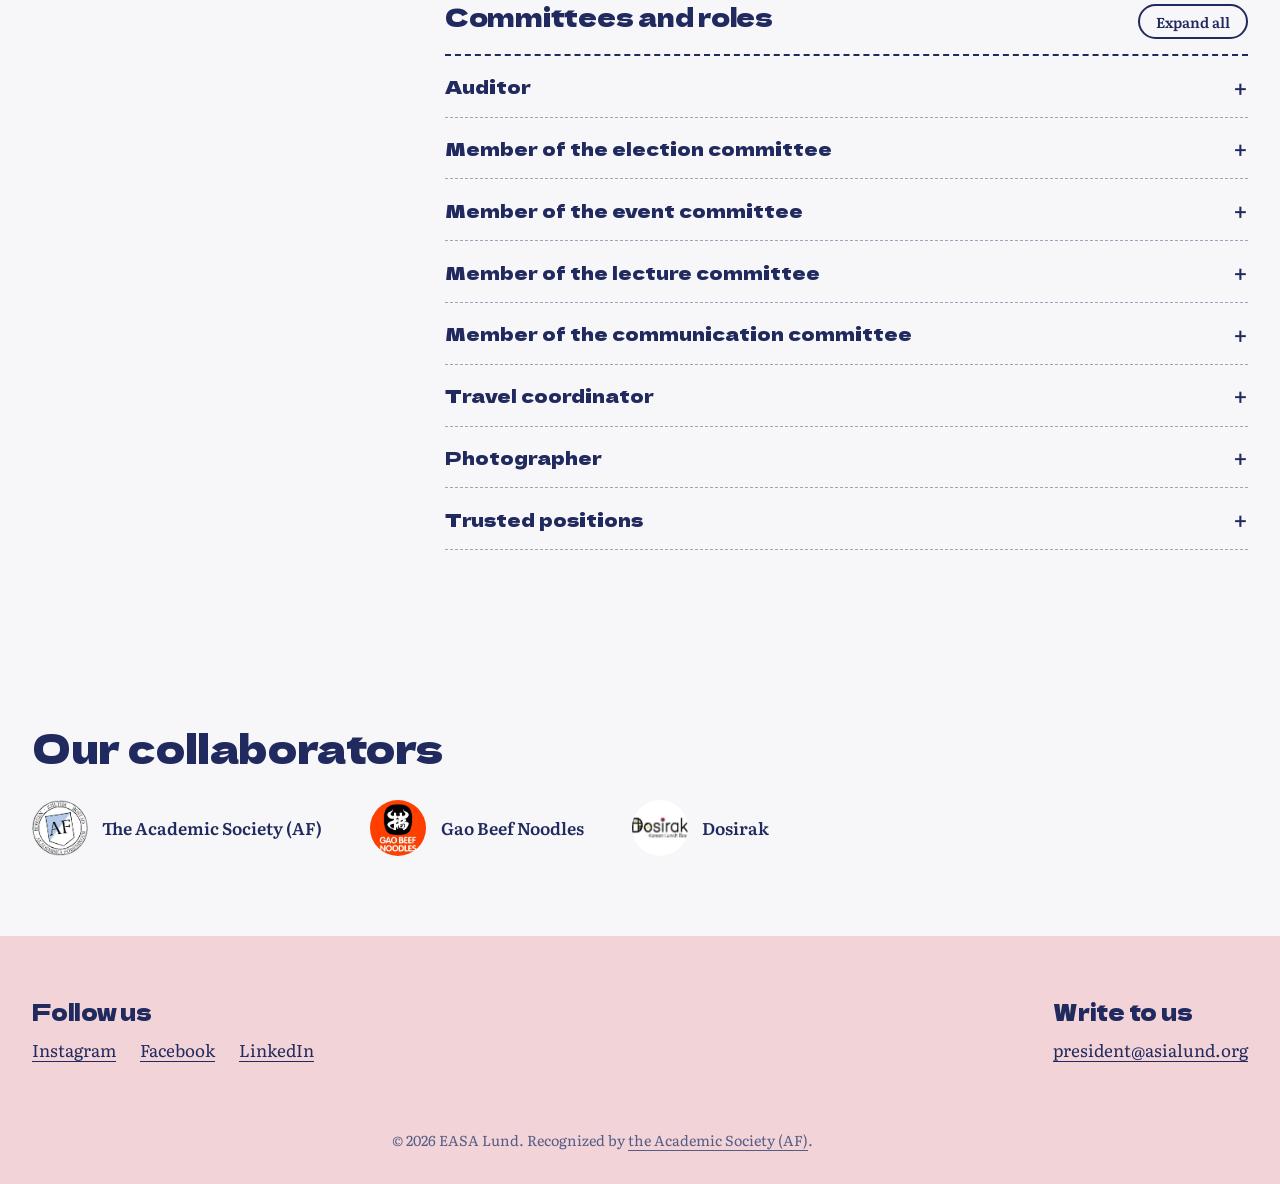
<file: pages/membership.html>
<!DOCTYPE html>
<html lang="en">
<head>
<meta charset="utf-8">
<meta name="viewport" content="width=device-width, initial-scale=1">
<title>Become a member | East Asia Student Association Lund</title>
<meta name="description" content="Join EASA Lund: how to become a member, what you get, and how to get involved.">
<link rel="preconnect" href="https://fonts.googleapis.com">
<link rel="preconnect" href="https://fonts.gstatic.com" crossorigin>
<link href="https://fonts.googleapis.com/css2?family=Dela+Gothic+One&family=Literata:ital,wght@0,400;0,600;1,400&display=swap" rel="stylesheet">
<link rel="stylesheet" href="../src/css/style.css">
</head>
<body>

<header class="site-header">
  <a class="wordmark" href="../index.html">EASA Lund</a>
  <button class="menu-toggle" aria-expanded="false" aria-controls="nav">Menu</button>
  <nav id="nav" class="nav" aria-label="Main"><ul><li><a href="../index.html">Home</a></li><li class="has-sub"><button aria-expanded="false" aria-current="page">Get involved</button><ul><li><a href="membership.html#join">Become a member</a></li><li><a href="membership.html#being">Being an EASA member</a></li><li><a href="membership.html#active">Get active with EASA</a></li></ul></li><li class="has-sub"><button aria-expanded="false">About us</button><ul><li><a href="about.html">About EASA</a></li><li><a href="about.html#structure">Board structure</a></li><li><a href="about.html#board">The board 2026&ndash;2027</a></li><li><a href="about.html#open">Vacant positions</a></li><li><a href="about.html#video">Promotional video 2020</a></li></ul></li><li class="has-sub"><button aria-expanded="false">Contact</button><ul><li><a href="contact.html">Contact us</a></li><li><a href="contact.html#report">Report or complain</a></li></ul></li><li class="has-sub"><button aria-expanded="false">Documents &amp; discounts</button><ul><li><a href="documents.html#discounts">Member discounts</a></li><li><a href="documents.html#documents">Documents</a></li></ul></li></ul></nav>
</header>

<main>
  <section class="hero short">
    <div class="wrap hero-in">
      <h1>Become a member</h1>
      <div class="hero-side">
        <p>Two steps, a few minutes. Members get discounts, free entry to events and a community to share them with.</p>
        <div class="actions">
          <a class="btn" href="#join">Get started</a>
          <a class="link" href="#perks">What you get</a>
          <a class="link" href="#involved">Get involved</a>
        </div>
      </div>
    </div>
  </section>

  <section class="steps-sec wrap" id="join">
    <h2>How to join</h2>
    <ol class="steps">
      <li>
        <span class="num" aria-hidden="true">1</span>
        <div>
          <h3>Be a member of AF</h3>
          <p>You need to be a member of AF (Akademiska Föreningen) to join EASA. If you are a Studentlund member, you are automatically an AF member.</p>
        </div>
      </li>
      <li>
        <span class="num" aria-hidden="true">2</span>
        <div>
          <h3>Download & Sign-Up</h3>
          <p>Download the ORBI app and create your account in connection with Lunds Universitet.</p>
          <a class="btn" href="https://orbiapp.app.link/tx1W84m05Vb?_p=c81729c09b017af1e21b90fce9b0r">Download the app</a>
        </div>
      </li>
      <li>
        <span class="num" aria-hidden="true">3</span>
        <div>
          <h3>Find & Apply</h3>
          <p>Search for "EASA" in the app, go to "memberships" and select the option that works best for you. Fill out the required information</p>
        </div>
      </li>
      <li>
        <span class="num" aria-hidden="true">4</span>
        <div>
          <h3>Confirm & Join</h3>
          <p>Submit your application and wait for approval. Once approved, you'll recieve a notification in the app. Complete your membership by confirming your purchase </p>
        </div>
      </li>
    </ol>

    <section class="data wrap">
      <details>
        <summary>How we handle your data</summary>
        <p>By submitting the membership form  you consent to the processing of your personal data by the East Asian Student Association Lund (EASA Lund). The purpose of collecting this information is to enable EASA Lund to provide services related to your membership.</p>
        <p>You have the legal right to, free of charge, access the data collected on you, to have erroneous data corrected, to have your data erased from our registries, to migrate your data to other systems through the use of widely available data formats, and to object to the use of your data for direct marketing, automated decision-making and profiling. If you wish to exercise these rights, or if you have any questions, please contact the secretary at president@asialund.org.</p>
        <p>The personal data relating to your membership is deleted from the member registry by EASA Lund no later than two years after your membership has expired. EASA processes data in accordance with Article 6(1) of the Regulation (EU) 2016/679 of the European Parliament and of the Council of 27 April 2016 on the protection of natural persons with regard to the processing of personal data and on the free movement of such data, and repealing Directive 95/46/EC (General Data Protection Regulation) and applicable Swedish law.</p>
        <p>The personal data is also processed by, and stored on, third party services within and outside of the EU that comply with the GDPR. If you believe that your data is not processed according to applicable law, you can make a claim with the Swedish Data Protection Authority (Datainspektionen).</p>
      </details>
    </section>

  </section>

  <section class="join" id="perks">
    <div class="wrap join-in">
      <img src="/src/assets/images/discount-photo.jpg" alt="EASA members" width="800" height="1067" loading="lazy">
      <div class="pass">
        <h2>What members get</h2>
        <ul>
          <li><a href="https://dosirak.se/">20% off at Dosirak Korean Lunchbox</a></li>
          <li><a href="https://gaobeefnoodles.se/">20% off at Gao Beef Noodles</a></li>
          <li>Free entrance to events, plus member discounts</li>
          <li>A way to learn more about East and Southeast Asian cultures</li>
        </ul>
        <a class="btn" href="#join">Become a member</a>
      </div>
    </div>
  </section>

    <section class="about plain wrap" id="being">
    <h2>Being a member</h2>
    <div>
      <p class="lead">Welcome to EASA! As a member, you can join many of our activities for free.</p>
      <p>That covers all our East Asia-inspired events, from lectures and language exchange to social hangouts, movie nights, trips and sittningar. EASA's activities are open to everyone, and exist to bring together students with similar interests.</p>
      <ul class="perk-rows">
        <li><h3>Social and cultural events</h3><p>Take part in our Asia-inspired events, such as Lunar New Year, Mid-Autumn and our sittningar. Meet other students, join in challenges and games, and experience Asian food and culture.</p></li>
        <li><h3>Lectures</h3><p>We regularly invite interesting guests to give presentations on topics related to Asia, from politics and economics to history, society, technology and more.</p></li>
        <li><h3>Trips</h3><p>Join our trips across the world. We travelled to Japan in 2019, attended the Global Youth Trends Forum in Taiwan in 2019, and visited the Chinese and South Korean embassies in Stockholm in 2018. We plan trips regularly.</p></li>
        <li><h3>Board game and movie nights</h3><p>Watch an Asian movie together with other students, or learn how to play mahjong. Sit back, relax and have a great time.</p></li>
      </ul>
      <a class="btn" href="#join">Become a member</a>
    </div>
  </section>

  <section class="about plain wrap" id="involved">
    <h2>Get involved</h2>
    <div>
      <p class="lead">Become a board or committee member and help out with events, PR, lectures or internal operations.</p>
      <p>Want work experience for your resume? Apply to one of our committees. You will also pick up a lot of new friends while having fun.</p>
      <p>We plan events and activities to do with East and Southeast Asia at least once every third week. Have an idea you think people would enjoy? Turn it into reality.</p>
      <p class="actions">
        <a class="btn" href="about.html#open">See vacant positions</a>
        <a class="link" href="#active">Get active with EASA</a>
      </p>
    </div>
  </section>

    <section class="about plain wrap" id="active">
    <h2>Get active with EASA</h2>
    <div>
      <p class="lead">EASA gives members many chances to gain work experience, have fun and meet like-minded people.</p>
      <p>Want to help run the association, organize events and lectures, create content for our social media, or coordinate trips? Then this is the place for you. For more information about what we do and how to join, <a href="contact.html">get in touch directly</a>.</p>
      <p class="actions">
        <a class="btn" href="https://forms.gle/x5V9mGEB6MpBGcHc9">Apply now</a>
        <a class="link" href="about.html#open">Vacant board positions</a>
      </p>
      <div class="roles-bar">
        <h3>Committees and roles</h3>
        <button class="copy" id="toggle-roles" type="button">Expand all</button>
      </div>
      <div class="roles">
        <details><summary>Auditor</summary><p>You review the board's administration and accounts for the association's operational and fiscal year, and produce an audit report to present at the Annual Meeting.</p></details>
        <details><summary>Member of the election committee</summary><p>The election committee is responsible for the election of the EASA Lund board. Its main job is to summon, interview and nominate candidates for all board positions before the Annual Election Meeting.</p></details>
        <details><summary>Member of the event committee</summary><p>Interested in organizing socio-cultural events? You work closely with the Head of Events, planning, organizing and running fun Asian social and cultural events. The committee's purpose is to increase interest in and understanding of East and Southeast Asian culture, in line with the association's overall goal. Past examples include K-pop dance workshops, Lunar New Year, mahjong nights and movie nights.</p></details>
        <details><summary>Member of the lecture committee</summary><p>Interested in sharing academic knowledge about East and Southeast Asia? You work closely with the Head of Lectures to plan, run, coordinate and moderate lectures, webinars, panel discussions and more, both online and on campus.</p></details>
        <details><summary>Member of the communication committee</summary><p>Interested in content creation? You help manage EASA's social media, market lectures and events, create content, and get involved in graphic design and copywriting. Make EASA visible to a wider audience and grow engagement by running projects across different channels.</p></details>
        <details><summary>Travel coordinator</summary><p>Interested in organizing trips with the association? You plan the timetable with support from the Head of External Relations. Tasks include booking tickets and accommodation, coordinating transport during the trip, and managing an itinerary of study visits and tours. Most important of all: keeping the group happy while learning, and making sure you are happy too.</p></details>
        <details><summary>Photographer</summary><p>You take professional pictures of the board members and EASA activities.</p></details>
        <details><summary>Trusted positions</summary><p>As a reward for being an active member who took on more responsibility and helped the association significantly, you can be elected to a trusted position. It gives access to board meetings and parts of the association's Google Drive. People in trusted positions can be given titles that fit their tasks, as agreed with the committee head, which can be valuable on your resume.</p></details>
      </div>
    </div>
  </section>

  <section class="partners wrap">
    <h2>Our collaborators</h2>
    <ul>
      <li><a href="https://www.af.lu.se/"><img src="/src/assets/icons/af-logo.png" alt="" width="56" height="56" loading="lazy"><span>The Academic Society (AF)</span></a></li>
      <li><a href="https://gaobeefnoodles.se/"><img src="/src/assets/icons/gaobeef-logo.jpg" alt="" width="56" height="56" loading="lazy"><span>Gao Beef Noodles</span></a></li>
      <li><a href="https://dosirak.se/"><img src="/src/assets/icons/dosirak-logo.png" alt="" width="56" height="56" loading="lazy"><span>Dosirak</span></a></li>
    </ul>
  </section>

</main>

<footer class="site-footer">
  <div class="wrap foot-in">
    <div>
      <h2>Follow us</h2>
      <p class="social">
        <a href="https://www.instagram.com/easa.lund/">Instagram</a>
        <a href="https://www.facebook.com/easalund">Facebook</a>
        <a href="https://www.linkedin.com/company/easa-east-asia-student-association-in-lund/">LinkedIn</a>
      </p>
    </div>
    <div>
      <h2>Write to us</h2>
      <p><a href="mailto:president@asialund.org">president@asialund.org</a></p>
    </div>
  </div>
  <p class="wrap legal">&copy; <span id="year">2026</span> EASA Lund. Recognized by <a href="https://www.af.lu.se/en-home">the Academic Society (AF)</a>.</p>
</footer>

<script src="../src/js/membership.js"></script>
</body>
</html>
</file>
<file: src/css/style.css>
:root {
  --indigo: #212a5e;
  --sakura: #f2d4d8;
  --paper: #f7f6f9;
  --yuzu: #f1cb4b;
  --muted: #565c85;
  --display: "Dela Gothic One", "Hiragino Sans", "Yu Gothic", "Malgun Gothic", system-ui, sans-serif;
  --text: "Literata", Georgia, "Times New Roman", serif;
  --radius: 1.25rem;
}

*, *::before, *::after { box-sizing: border-box; }
html { scroll-behavior: smooth; }
body {
  margin: 0;
  background: var(--paper);
  color: var(--indigo);
  font: 400 1.0625rem/1.65 var(--text);
  -webkit-font-smoothing: antialiased;
}
img { display: block; max-width: 100%; height: auto; background: #dfe1ee; }
img.broken { visibility: hidden; }
h1, h2 { font-family: var(--display); font-weight: 400; line-height: 1.05; margin: 0; letter-spacing: -0.01em; }
h2 { font-size: clamp(1.6rem, 3.2vw, 2.5rem); }
p { margin: 0 0 1rem; max-width: 62ch; }
ul { list-style: none; margin: 0; padding: 0; }
a { color: inherit; }
:focus-visible { outline: 3px solid var(--indigo); outline-offset: 3px; border-radius: 4px; }
.join :focus-visible { outline-color: var(--yuzu); }
.pass :focus-visible { outline-color: var(--indigo); }

.wrap { width: min(100% - 3rem, 76rem); margin-inline: auto; }

.link { text-decoration: underline; text-decoration-thickness: 1.5px; text-underline-offset: 0.28em; font-weight: 600; transition: text-decoration-thickness 0.15s; }
.link:hover { text-decoration-thickness: 4px; }
.btn {
  display: inline-block; padding: 0.85rem 1.6rem; border-radius: 999px;
  background: var(--indigo); color: var(--paper); font-weight: 600; text-decoration: none;
  transition: background 0.2s, color 0.2s;
}
.btn:hover { background: var(--yuzu); color: var(--indigo); }

/* Header */
.site-header {
  position: sticky; top: 0; z-index: 20;
  display: flex; align-items: center; justify-content: space-between; gap: 1.5rem;
  padding: 1rem max(1.5rem, calc((100% - 76rem) / 2));
  background: var(--sakura);
}
.wordmark { font: 400 1.35rem var(--display); text-decoration: none; }
.nav > ul { display: flex; gap: 1.6rem; align-items: center; }
.nav a, .nav button { font: 600 0.95rem var(--text); color: inherit; text-decoration: none; background: none; border: 0; padding: 0.4rem 0; cursor: pointer; }
.nav a:hover, .nav button:hover, .nav a[aria-current], .nav button[aria-current] { text-decoration: underline; text-decoration-thickness: 2px; text-underline-offset: 0.3em; }
.has-sub { position: relative; }
.has-sub > button::after { content: ""; display: inline-block; width: 0.4em; height: 0.4em; margin-left: 0.5em; border: solid currentColor; border-width: 0 2px 2px 0; transform: translateY(-0.15em) rotate(45deg); }
.has-sub > ul {
  display: none; position: absolute; top: 100%; left: -1rem; min-width: 14rem; padding: 0.6rem 1rem;
  background: var(--paper); border-radius: 0.9rem; box-shadow: 0 12px 30px -12px rgba(33, 42, 94, 0.35);
}
.has-sub > ul a { display: block; padding: 0.45rem 0; }
.has-sub:hover > ul, .has-sub:focus-within > ul, .has-sub > button[aria-expanded="true"] + ul { display: block; }
.menu-toggle { display: none; font: 600 0.95rem var(--text); color: inherit; background: none; border: 2px solid var(--indigo); border-radius: 999px; padding: 0.35rem 1rem; cursor: pointer; }

/* Hero */
.hero { background: var(--sakura); padding-top: clamp(2rem, 6vw, 4.5rem); }
.hero-in { display: grid; grid-template-columns: minmax(0, 1fr) 22rem; gap: 3rem; align-items: end; }
.hero h1 { font-size: clamp(3rem, 9vw, 7.5rem); line-height: 1.05; letter-spacing: -0.02em; }
.roll { display: flex; align-items: flex-end; height: 1.2em; overflow: hidden; }
.word { flex: none; white-space: nowrap; font-family: var(--display); transition: transform 0.45s cubic-bezier(0.7, 0, 0.2, 1), opacity 0.45s; }
.word.out { transform: translateY(-100%); opacity: 0; }
.word.pre { transform: translateY(100%); opacity: 0; transition: none; }
.said { margin: 1.25rem 0 0; font-style: italic; color: var(--muted); }
.hero-side p { font-size: 1.2rem; line-height: 1.5; }
.actions { display: flex; flex-wrap: wrap; align-items: center; gap: 0.75rem 1.5rem; margin-top: 1.5rem; }
.hero-photo { position: relative; z-index: 1; margin-block: 3rem -7rem; }
.hero-photo img { width: 100%; aspect-ratio: 16 / 7; object-fit: cover; border-radius: var(--radius); }

/* About */
.about { display: grid; grid-template-columns: 1fr 2.2fr; gap: 3rem; padding: 12rem 0 6rem; }
.lead { font-size: clamp(1.5rem, 2.6vw, 2.1rem); line-height: 1.35; font-weight: 600; max-width: 28ch; margin-bottom: 1.75rem; }

/* Community */
.community { display: grid; gap: 6rem; padding-bottom: 7rem; }
.feature { display: grid; grid-template-columns: 7fr 5fr; gap: 3rem; align-items: end; }
.feature img, .events img { width: 100%; object-fit: cover; border-radius: var(--radius); }
.feature img { aspect-ratio: 4 / 3; }
.feature h2, .events h2 { margin-bottom: 1rem; }
.events { display: grid; grid-template-columns: 4fr 4fr 4fr; gap: 2rem; align-items: start; }
.events img { aspect-ratio: 4 / 5; }
.events .drop { margin-top: 4rem; }
.events > div { padding-top: 1rem; }
.updates { display: flex; justify-content: space-between; align-items: center; gap: 2rem; padding: clamp(1.75rem, 4vw, 3.5rem); background: var(--sakura); border-radius: var(--radius); }
.updates p { margin-bottom: 0.75rem; }

/* Membership */
.join { background: var(--indigo); color: var(--paper); padding: 6rem 0; }
.join-in { display: grid; grid-template-columns: 5fr 7fr; gap: 4rem; align-items: center; }
.join-in > img { width: 100%; max-height: 34rem; aspect-ratio: 3 / 4; object-fit: cover; border-radius: var(--radius); }
.pass { --pad: clamp(1.5rem, 4vw, 2.75rem); background: var(--yuzu); color: var(--indigo); border-radius: var(--radius); padding: var(--pad); }
.pass h2 { margin-bottom: 1rem; }
.pass ul { position: relative; margin: 1.75rem 0; padding-top: 0.5rem; border-top: 2px dashed var(--indigo); }
.pass ul::before, .pass ul::after {
  content: ""; position: absolute; top: -0.85rem; width: 1.5rem; height: 1.5rem; border-radius: 50%; background: var(--indigo);
}
.pass ul::before { left: calc(-1 * var(--pad) - 0.75rem); }
.pass ul::after { right: calc(-1 * var(--pad) - 0.75rem); }
.pass li { padding: 0.75rem 0; border-bottom: 1px dashed rgba(33, 42, 94, 0.4); font-weight: 600; }
.pass li a { text-underline-offset: 0.25em; }
.pass .btn:hover { background: var(--paper); color: var(--indigo); }

/* Collaborators */
.partners { padding: 5rem 0; }
.partners ul { display: flex; flex-wrap: wrap; gap: 1.5rem 3rem; margin-top: 2rem; }
.partners a { display: flex; align-items: center; gap: 0.9rem; font-weight: 600; text-decoration: none; }
.partners a:hover span { text-decoration: underline; text-underline-offset: 0.25em; }
.partners img { width: 3.5rem; height: 3.5rem; border-radius: 50%; object-fit: cover; }

/* Footer */
.site-footer { background: var(--sakura); padding: 4rem 0 2rem; }
.foot-in { display: flex; flex-wrap: wrap; justify-content: space-between; gap: 2.5rem; }
.foot-in h2 { font-size: 1.4rem; margin-bottom: 0.75rem; }
.social { display: flex; gap: 1.5rem; }
.foot-in a, .legal a { text-underline-offset: 0.25em; }
.legal { margin: 3rem auto 0; font-size: 0.9rem; color: var(--muted); }

/* Small screens */
@media (max-width: 62rem) {
  .menu-toggle { display: block; }
  .nav { display: none; position: absolute; top: calc(100% - 1px); left: 0; right: 0; margin: 0 !important; padding: 0 1.5rem 1.5rem !important; background: var(--sakura); }
  .nav.open { display: block; }
  .nav > ul { flex-direction: column; align-items: flex-start; gap: 0.5rem; }
  .has-sub > ul { position: static; display: none; box-shadow: none; background: none; padding: 0 0 0 1rem; min-width: 0; }
  .has-sub:hover > ul { display: none; }
  .has-sub > button[aria-expanded="true"] + ul { display: block; }
  .hero-in, .about, .feature, .join-in { grid-template-columns: 1fr; gap: 2rem; }
  .hero-photo { margin-bottom: -4rem; }
  .hero-photo img { aspect-ratio: 4 / 3; }
  .about { padding-top: 8rem; gap: 1.25rem; }
  .events { grid-template-columns: 1fr 1fr; }
  .events > div { grid-column: 1 / -1; }
  .events .drop { margin-top: 2rem; }
  .updates { flex-direction: column; align-items: flex-start; }
  .join { padding: 4rem 0; }
}

@media (prefers-reduced-motion: reduce) {
  html { scroll-behavior: auto; }
  .word, .link, .btn { transition: none; }
}

/* Membership page */
h3 { font: 400 clamp(1.25rem, 2vw, 1.6rem)/1.15 var(--display); margin: 0 0 0.75rem; letter-spacing: -0.01em; }
.hero.short { padding-bottom: 4.5rem; }
.hero.short h1 { font-size: clamp(2.8rem, 7.5vw, 6rem); }
.steps-sec { padding: 6rem 0; }
.steps-sec h2 { margin-bottom: 2.5rem; }
.steps { border-top: 2px dashed var(--indigo); }
.steps li { display: grid; grid-template-columns: 6rem 1fr; gap: 1.5rem; padding: 2.25rem 0; border-bottom: 2px dashed var(--indigo); }
.num { font: 400 3.75rem/1 var(--display); }
.steps p { margin-bottom: 1rem; }
.steps .btn { margin-top: 0.25rem; }
.swish { display: flex; flex-wrap: wrap; align-items: center; gap: 0.5rem 1rem; }
.swish strong { font-size: 1.5rem; letter-spacing: 0.02em; }
.copy { font: 600 0.9rem var(--text); color: inherit; background: none; border: 2px solid var(--indigo); border-radius: 999px; padding: 0.3rem 1rem; cursor: pointer; transition: background 0.2s, color 0.2s; }
.copy:hover { background: var(--indigo); color: var(--paper); }
.pass .btn { margin-right: 1.5rem; }
.about.plain { padding: 6rem 0; }
.about .actions { margin-top: 1.75rem; }
.data { padding-bottom: 5rem; }
.data summary { cursor: pointer; font-weight: 600; }
.data details p { margin-top: 1rem; font-size: 0.95rem; color: var(--muted); max-width: 70ch; }
.data details a { text-underline-offset: 0.25em; }
html { scroll-padding-top: 5rem; }

@media (max-width: 62rem) {
  .steps li { grid-template-columns: 3.25rem 1fr; gap: 1rem; }
  .num { font-size: 2.5rem; }
  .steps-sec, .about.plain { padding: 4rem 0; }
}

/* About page */
.hero.short.photo { padding-bottom: 0; }
.hero + .about.plain { padding-top: 12rem; }
.about.plain + .about.plain { border-top: 2px dashed var(--indigo); }
.places { columns: 2 15rem; column-gap: 2.5rem; margin: 1.25rem 0 0; }
.places li { break-inside: avoid; padding: 0.45rem 0; border-bottom: 1px dashed rgba(33, 42, 94, 0.35); }
.plist { margin: 1.25rem 0 1.5rem; border-top: 2px dashed var(--indigo); }
.plist li { padding: 0.8rem 0; border-bottom: 1px dashed rgba(33, 42, 94, 0.4); font-weight: 600; }
.diagram { margin: 1.5rem 0 2.5rem; padding: 1rem; overflow-x: auto; background: #fff; border-radius: var(--radius); }
.diagram img { width: 100%; background: none; }
.roles-bar { display: flex; justify-content: space-between; align-items: center; gap: 1rem; margin-bottom: 0.75rem; }
.roles { border-top: 2px dashed var(--indigo); }
.roles details { border-bottom: 1px dashed rgba(33, 42, 94, 0.4); }
.roles summary { display: flex; justify-content: space-between; align-items: center; gap: 1rem; padding: 1.1rem 0; cursor: pointer; list-style: none; font: 400 1.15rem/1.2 var(--display); }
.roles summary::-webkit-details-marker { display: none; }
.roles summary::after { content: "+"; font: 600 1.6rem/1 var(--text); transition: transform 0.2s; }
.roles details[open] summary::after { transform: rotate(45deg); }
.roles details p { margin: 0 0 1.25rem; max-width: 60ch; }

.crew { background: var(--indigo); color: var(--paper); padding: 6rem 0; }
.crew h2 { margin-bottom: 2.75rem; }
.crew :focus-visible { outline-color: var(--yuzu); }
.people { display: grid; grid-template-columns: repeat(auto-fill, minmax(11rem, 1fr)); gap: 2.5rem 1.5rem; }
.person img, .avatar { width: 7.5rem; height: 7.5rem; margin-bottom: 1rem; border-radius: 50%; object-fit: cover; }
.avatar { display: grid; place-items: center; background: var(--sakura); color: var(--indigo); font: 400 1.9rem var(--display); }
.person h3 { margin: 0; font: 600 1.1rem/1.3 var(--text); letter-spacing: 0; }
.person p { margin: 0.2rem 0 0; color: var(--sakura); font-size: 0.95rem; line-height: 1.4; }
.open { display: grid; grid-template-columns: 1fr 2fr; gap: 3rem; margin-top: 5rem; padding-top: 3rem; border-top: 2px dashed var(--sakura); }
.open ul { columns: 2 14rem; column-gap: 2rem; margin: 1.5rem 0 2rem; }
.open li { break-inside: avoid; padding: 0.4rem 0; border-bottom: 1px dashed rgba(247, 246, 249, 0.3); }
.crew .btn { margin-right: 1.5rem; background: var(--yuzu); color: var(--indigo); }
.crew .btn:hover { background: var(--paper); }

@media (max-width: 62rem) {
  .hero + .about.plain { padding-top: 8rem; }
  .crew { padding: 4rem 0; }
  .open { grid-template-columns: 1fr; gap: 1.25rem; margin-top: 3.5rem; }
}

/* Contact page */
.mail { font: 400 clamp(1.3rem, 3.2vw, 2.4rem)/1.2 var(--display); text-decoration: none; overflow-wrap: anywhere; }
.mail:hover { text-decoration: underline; text-decoration-thickness: 3px; text-underline-offset: 0.2em; }
.links { margin-top: 2rem; }
.links li { padding: 0; }
.links a { display: flex; flex-wrap: wrap; justify-content: space-between; gap: 0.25rem 1.5rem; padding: 0.9rem 0; text-decoration: none; }
.links a span:last-child { font-weight: 400; color: var(--muted); }
.links a:hover span:first-child { text-decoration: underline; text-underline-offset: 0.25em; }
.links a[aria-disabled="true"] { color: var(--muted); cursor: not-allowed; }
.links a[aria-disabled="true"]:hover span:first-child { text-decoration: none; }

.write { background: var(--indigo); color: var(--paper); padding: 6rem 0; }
.write-in { display: grid; grid-template-columns: 5fr 7fr; gap: 4rem; align-items: start; }
.write h2 { margin-bottom: 1.25rem; }
.write :focus-visible { outline-color: var(--yuzu); }
.touch-form { display: grid; gap: 1.25rem; padding: clamp(1.5rem, 4vw, 2.5rem); background: var(--paper); color: var(--indigo); border-radius: var(--radius); }
.touch-form label { display: grid; gap: 0.4rem; font-weight: 600; }
.touch-form input, .touch-form select, .touch-form textarea { width: 100%; padding: 0.7rem 0.9rem; font: 400 1rem/1.5 var(--text); color: var(--indigo); background: #fff; border: 2px solid var(--indigo); border-radius: 0.75rem; }
.touch-form textarea { min-height: 9rem; resize: vertical; }
.touch-form :focus-visible { outline-color: var(--indigo); }
.touch-form .btn { justify-self: start; border: 0; font-size: 1rem; cursor: pointer; }
.form-status { min-height: 1.5rem; margin: 0; font-weight: 600; }

@media (max-width: 62rem) {
  .write { padding: 4rem 0; }
  .write-in { grid-template-columns: 1fr; gap: 2rem; }
}

/* Documents & discounts page */
.sr { position: absolute; width: 1px; height: 1px; overflow: hidden; clip: rect(0 0 0 0); white-space: nowrap; }
[data-doc][hidden], .doc-sec[hidden] { display: none; }

.deals { background: var(--indigo); color: var(--paper); padding: 6rem 0; }
.deals h2 { margin-bottom: 2.5rem; }
.deals :focus-visible { outline-color: var(--yuzu); }
.deals-in { display: grid; grid-template-columns: 1fr 1fr; gap: 2rem; }
.ticket { --pad: clamp(1.5rem, 3.5vw, 2.25rem); display: flex; flex-direction: column; padding: var(--pad); background: var(--yuzu); color: var(--indigo); border-radius: var(--radius); }
.ticket.alt { background: var(--sakura); }
.ticket .head { display: flex; align-items: center; gap: 1rem; }
.ticket .head img { flex: none; width: 4.5rem; height: 4.5rem; border-radius: 50%; object-fit: cover; }
.ticket h3 { margin: 0 0 0.25rem; }
.ticket .head p { margin: 0; line-height: 1.4; }
.stub { position: relative; margin-top: 2rem; padding-top: 1.5rem; border-top: 2px dashed var(--indigo); }
.stub::before, .stub::after { content: ""; position: absolute; top: -0.85rem; width: 1.5rem; height: 1.5rem; border-radius: 50%; background: var(--indigo); }
.stub::before { left: calc(-1 * var(--pad) - 0.75rem); }
.stub::after { right: calc(-1 * var(--pad) - 0.75rem); }
.off { display: block; font: 400 clamp(3.25rem, 7vw, 5rem)/1 var(--display); letter-spacing: -0.02em; }
.stub p { margin: 0.5rem 0 1.5rem; font-weight: 600; }
.ticket .btn:hover { background: var(--paper); color: var(--indigo); }
.deals-note { margin: 2rem 0 0; color: var(--sakura); }

.finder { padding-bottom: 3rem; }
.finder-box { display: block; }
.finder input { width: 100%; max-width: 32rem; padding: 0.8rem 1.25rem; font: 400 1rem var(--text); color: var(--indigo); background: #fff; border: 2px solid var(--indigo); border-radius: 999px; }
.finder-status { margin: 0.75rem 0 0; color: var(--muted); }
.ph-wide { width: 100%; aspect-ratio: 3 / 2; margin-bottom: 1.5rem; object-fit: cover; border-radius: var(--radius); }

@media (max-width: 62rem) {
  .deals { padding: 4rem 0; }
  .deals-in { grid-template-columns: 1fr; }
  .finder { padding-bottom: 2rem; }
}

/* Membership: being a member + get active; About: video */
.perk-rows { margin: 1.75rem 0; border-top: 2px dashed var(--indigo); }
.perk-rows li { padding: 1.5rem 0; border-bottom: 1px dashed rgba(33, 42, 94, 0.4); }
.perk-rows h3 { margin-bottom: 0.5rem; }
.perk-rows p { margin: 0; }
.video { overflow: hidden; aspect-ratio: 16 / 9; background: var(--indigo); color: var(--paper); border-radius: var(--radius); }
.video :focus-visible { outline-color: var(--yuzu); }
.video-fallback { display: grid; place-content: center; justify-items: center; gap: 1.25rem; height: 100%; padding: 2rem; text-align: center; }
.video-fallback strong { font: 400 clamp(1.5rem, 4vw, 2.75rem)/1.1 var(--display); }
.video-fallback .btn { background: var(--yuzu); color: var(--indigo); }
.video-fallback .btn:hover { background: var(--paper); }
.video iframe, .video-play { display: block; width: 100%; height: 100%; border: 0; }
.video-play { position: relative; padding: 0; cursor: pointer; background: none; }
.video-play img { width: 100%; height: 100%; object-fit: cover; }
.video-play span { position: absolute; left: 1.25rem; bottom: 1.25rem; padding: 0.7rem 1.4rem; font-weight: 600; color: var(--indigo); background: var(--yuzu); border-radius: 999px; }
</file>
